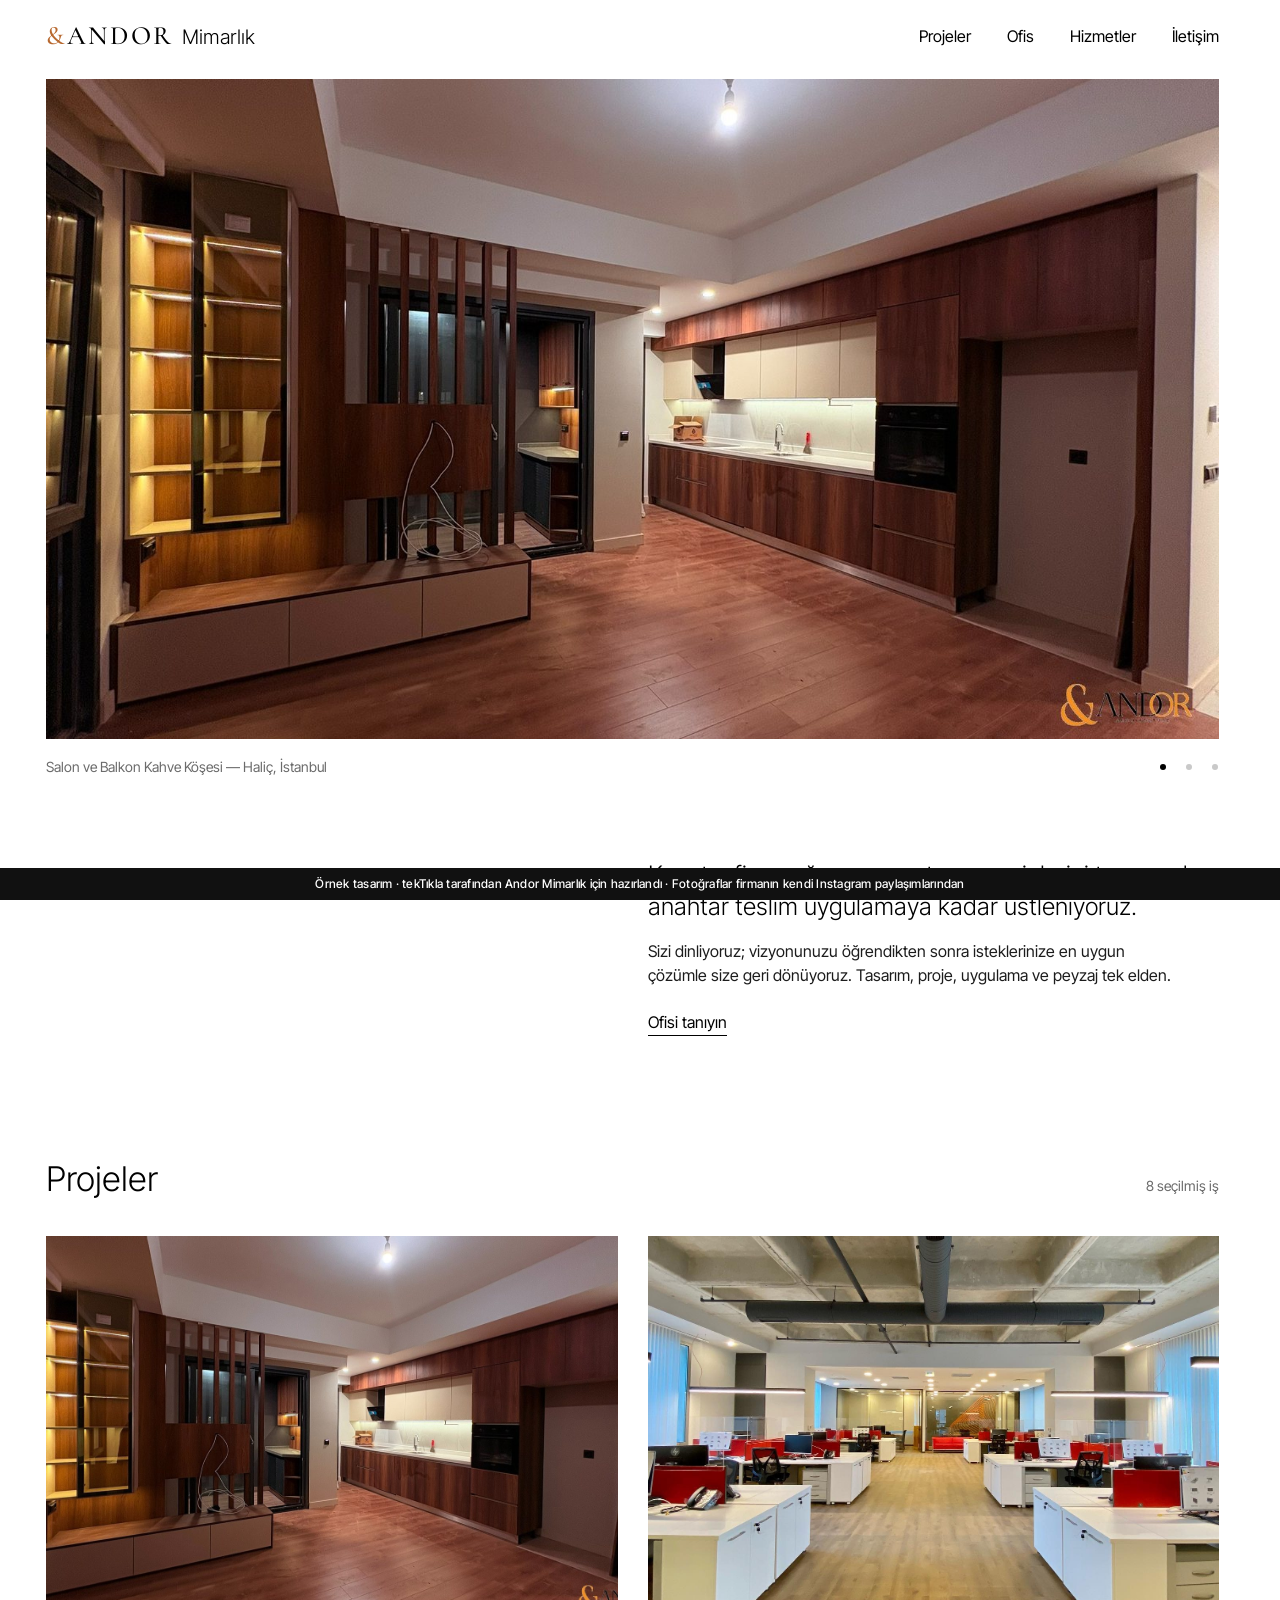
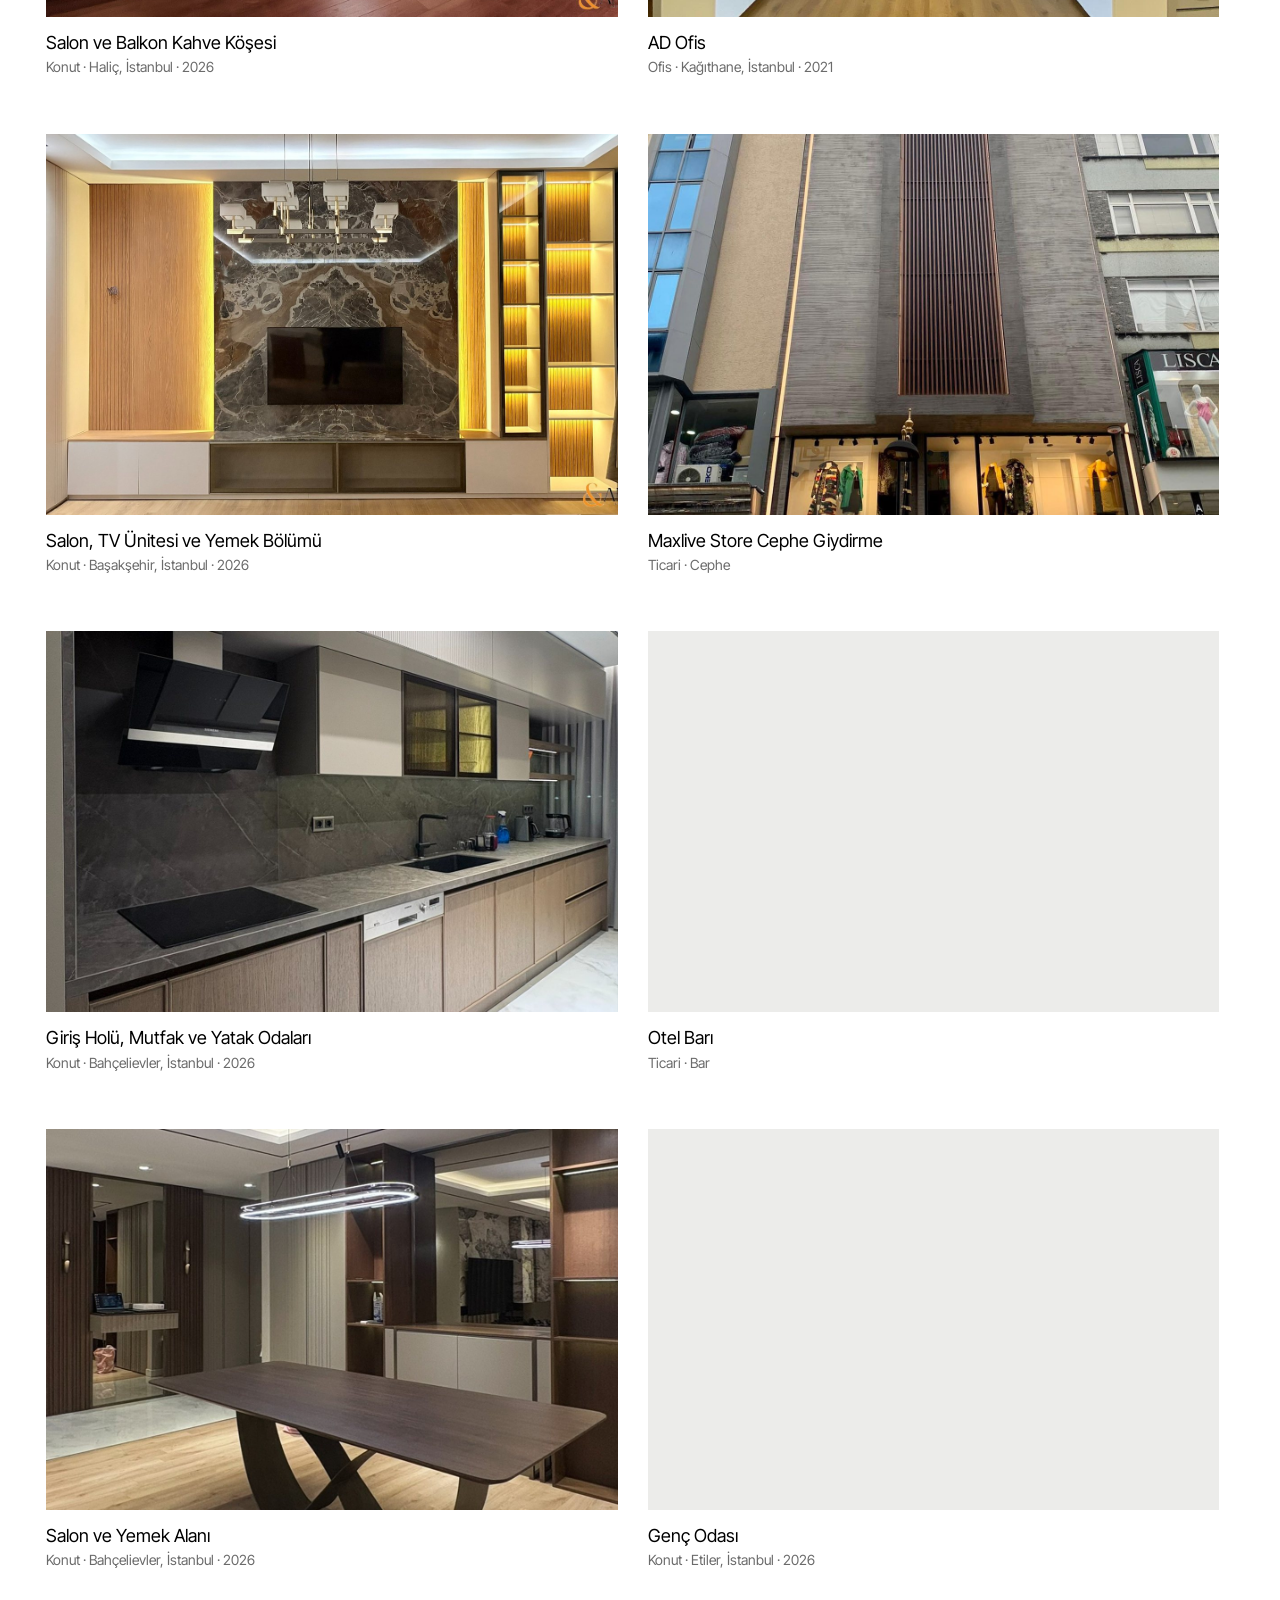
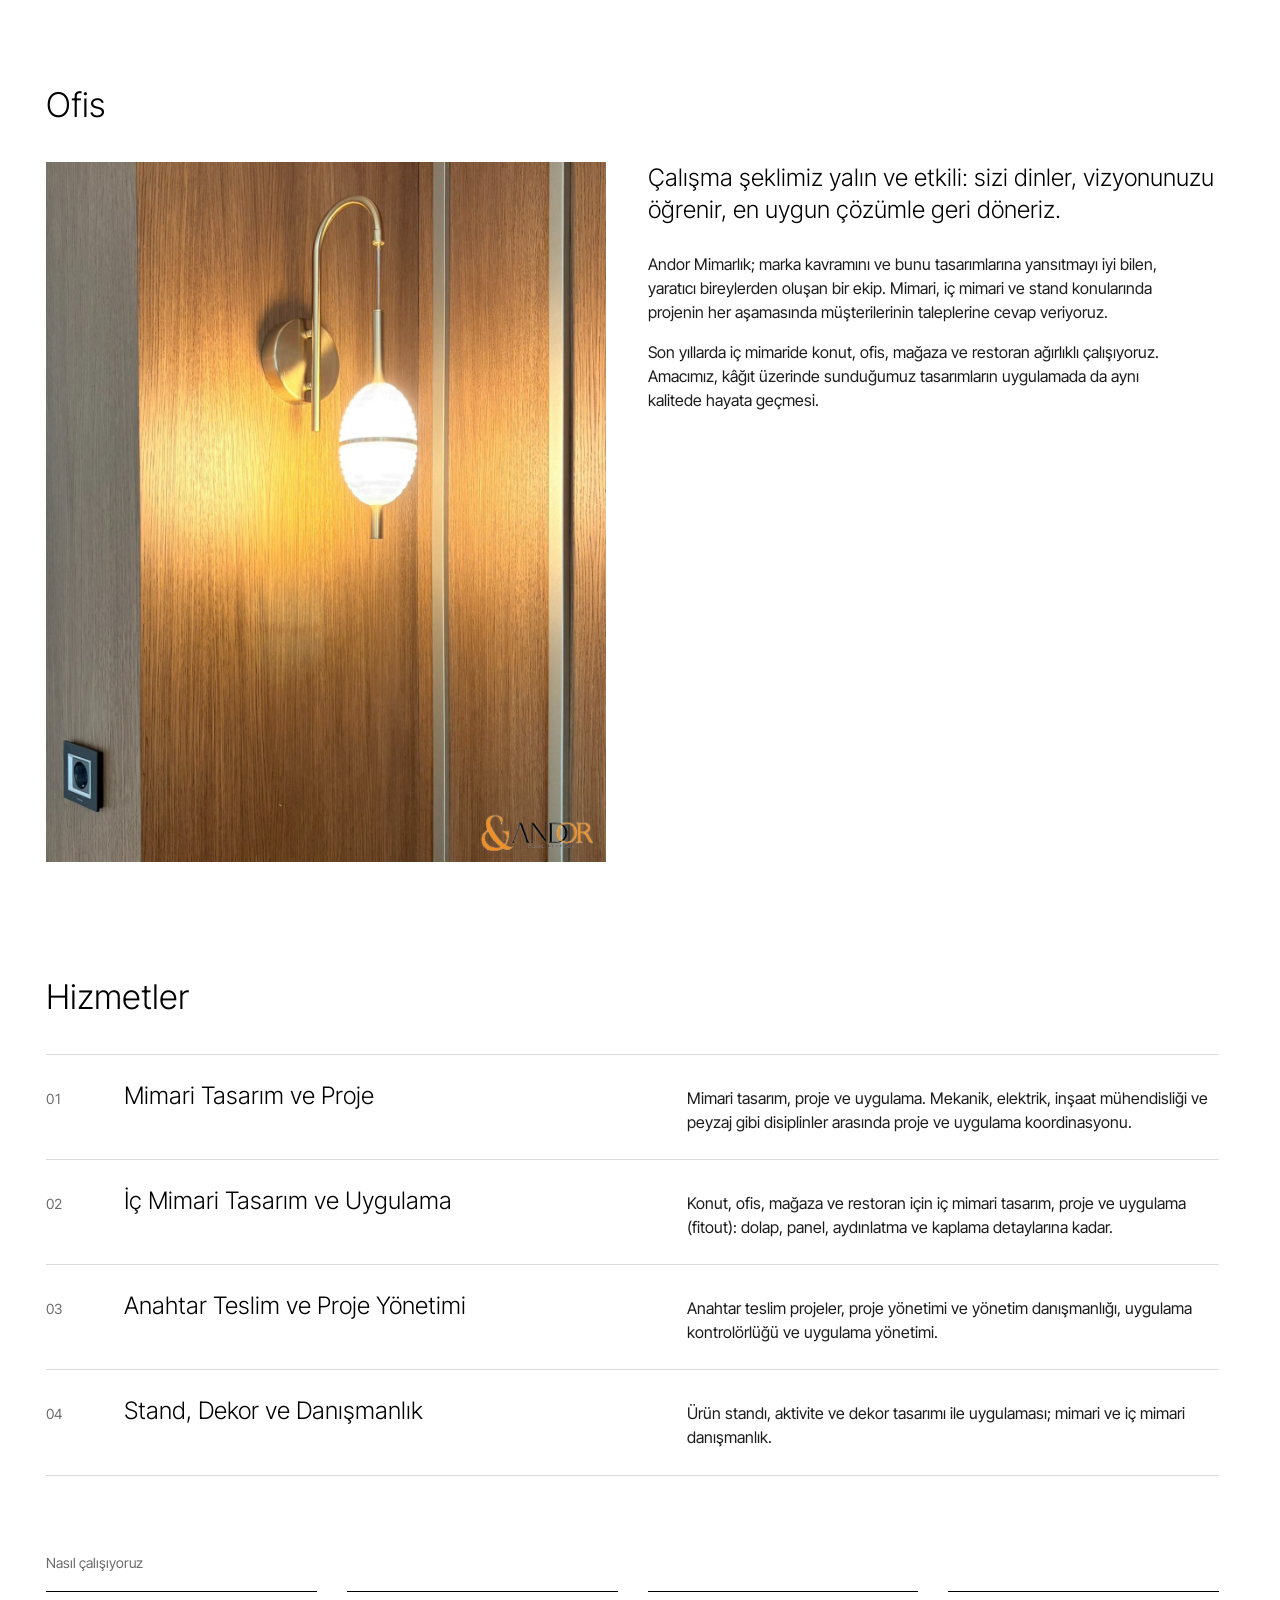
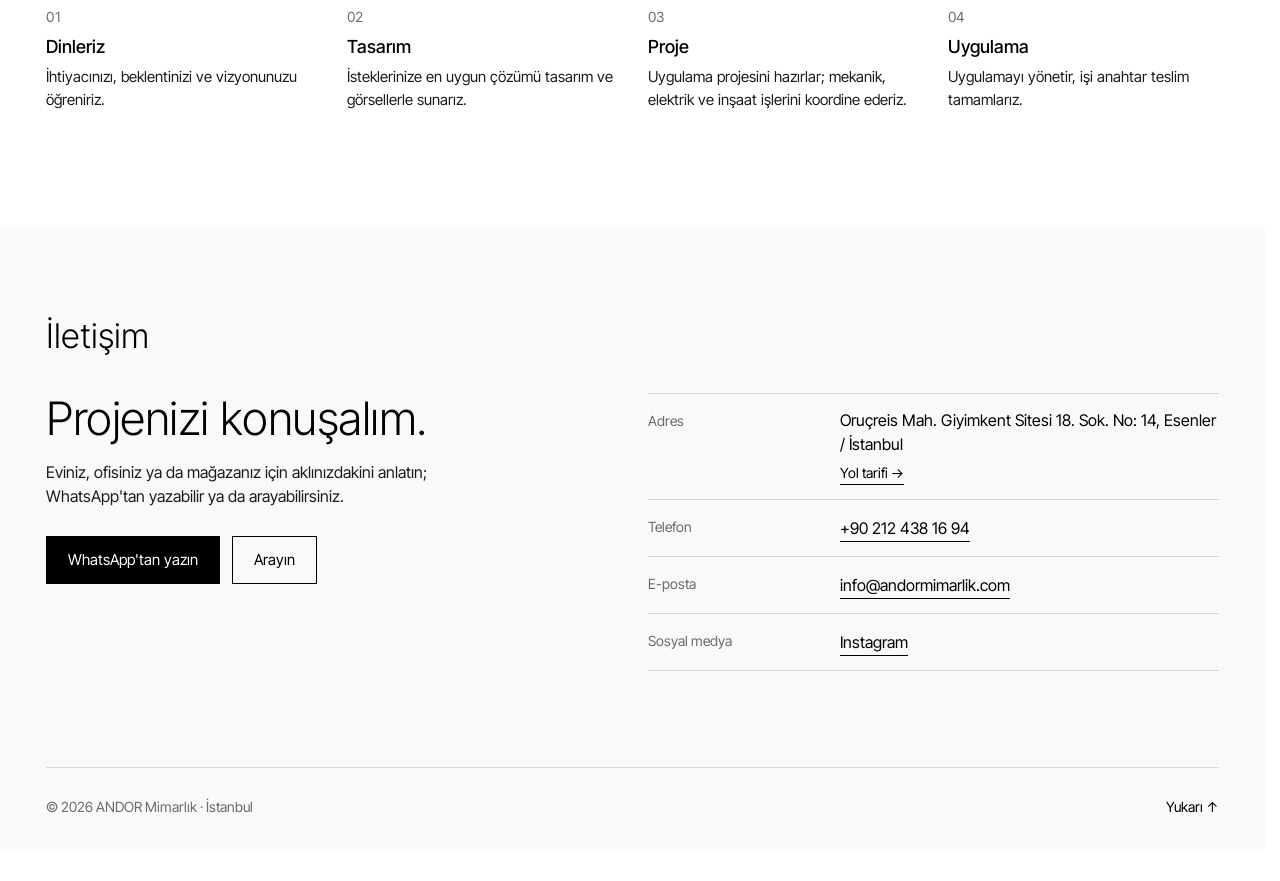
<file: index.html>
<!doctype html>
<html lang="tr">
<head>
<meta charset="utf-8">
<meta name="viewport" content="width=device-width, initial-scale=1">
<!-- Müşteri değişince bu satırları da güncelleyin: WhatsApp ve Google bağlantı önizlemeleri buradan okur -->
<title>ANDOR Mimarlık — İstanbul</title>
<meta name="description" content="Andor Mimarlık; İstanbul'da mimari ve iç mimari tasarım, proje, uygulama (fitout) ve peyzaj hizmeti veren mimarlık ofisi.">
<meta property="og:title" content="ANDOR Mimarlık — İstanbul">
<meta property="og:description" content="Mimari ve iç mimari tasarım, proje, uygulama ve peyzaj. Konut, ofis, mağaza ve restoran.">
<meta property="og:type" content="website">
<meta property="og:image" content="https://ferhattatlisu.github.io/andor-mimarlik/images/og.jpg">
<!-- Örnek tasarım: arama motorlarına kapalı. Gerçek yayında bu satırı silin. -->
<meta name="robots" content="noindex, nofollow">
<meta name="theme-color" content="#ffffff">
<link rel="icon" href="data:image/svg+xml,%3Csvg xmlns='http://www.w3.org/2000/svg' viewBox='0 0 32 32'%3E%3Crect width='32' height='32' rx='4' fill='%23111'/%3E%3Ctext x='16' y='24' font-family='Georgia,serif' font-style='italic' font-size='24' text-anchor='middle' fill='%23b8692f'%3E%26%3C/text%3E%3C/svg%3E">
<link rel="preconnect" href="https://fonts.googleapis.com">
<link rel="preconnect" href="https://fonts.gstatic.com" crossorigin>
<link href="https://fonts.googleapis.com/css2?family=Cormorant+Garamond:wght@500&family=Inter+Tight:wght@300;400;500;600&display=swap" rel="stylesheet">
<link rel="stylesheet" href="css/style.css">
</head>
<body>

<a class="skip" href="#main">İçeriğe geç</a>

<!-- Sayfanın tüm içeriği js/data.js dosyasından üretilir -->
<header class="hd" id="hd"></header>
<main id="main"></main>
<footer class="ft" id="ft"></footer>

<!-- Bir projeye tıklanınca açılan proje sayfası -->
<div class="sheet" id="sheet" role="dialog" aria-modal="true" aria-hidden="true"></div>

<noscript><p style="padding:2rem;font-family:sans-serif">Bu siteyi görüntülemek için tarayıcınızda JavaScript açık olmalıdır.</p></noscript>

<script src="js/data.js"></script>
<script src="js/main.js"></script>
<!-- Örnek tasarım şeridi. Gerçek yayında bu satırı ve js/demo-serit.js dosyasını silin. -->
<script src="js/demo-serit.js"></script>
</body>
</html>
</file>
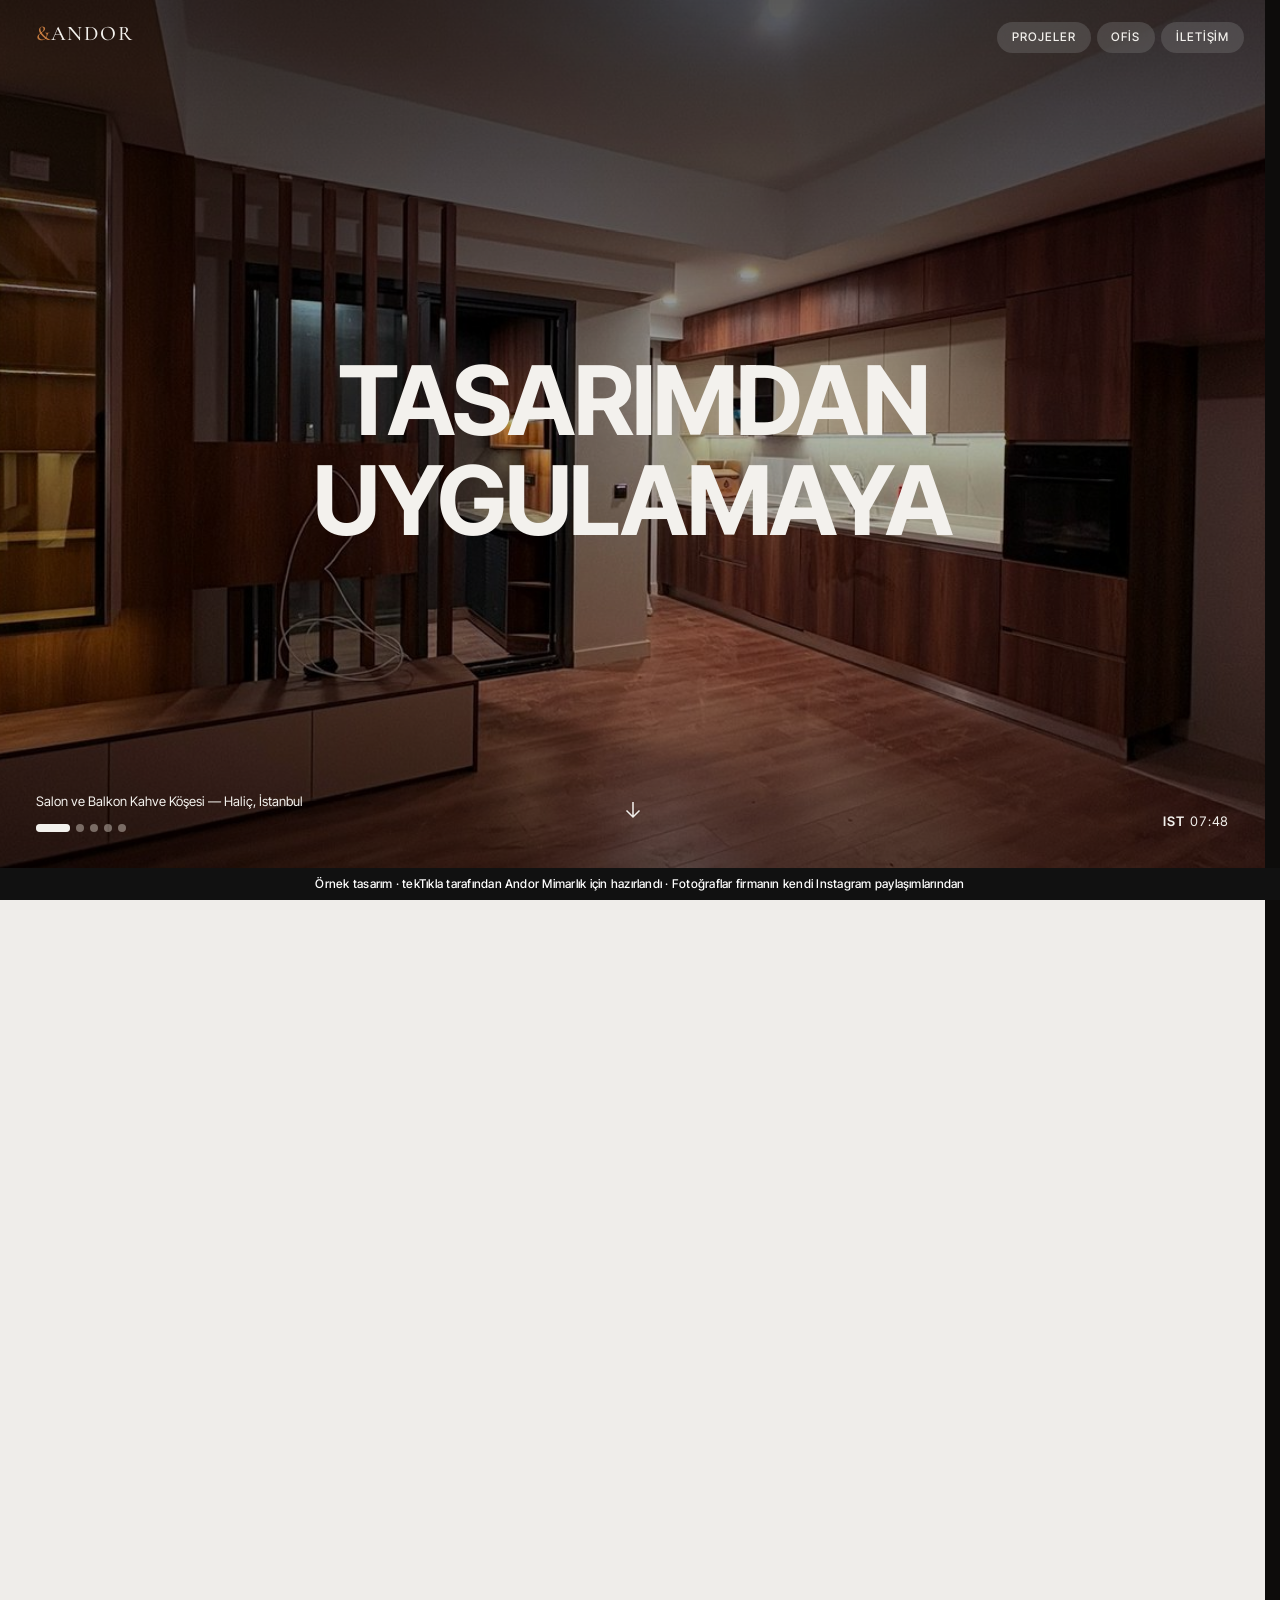
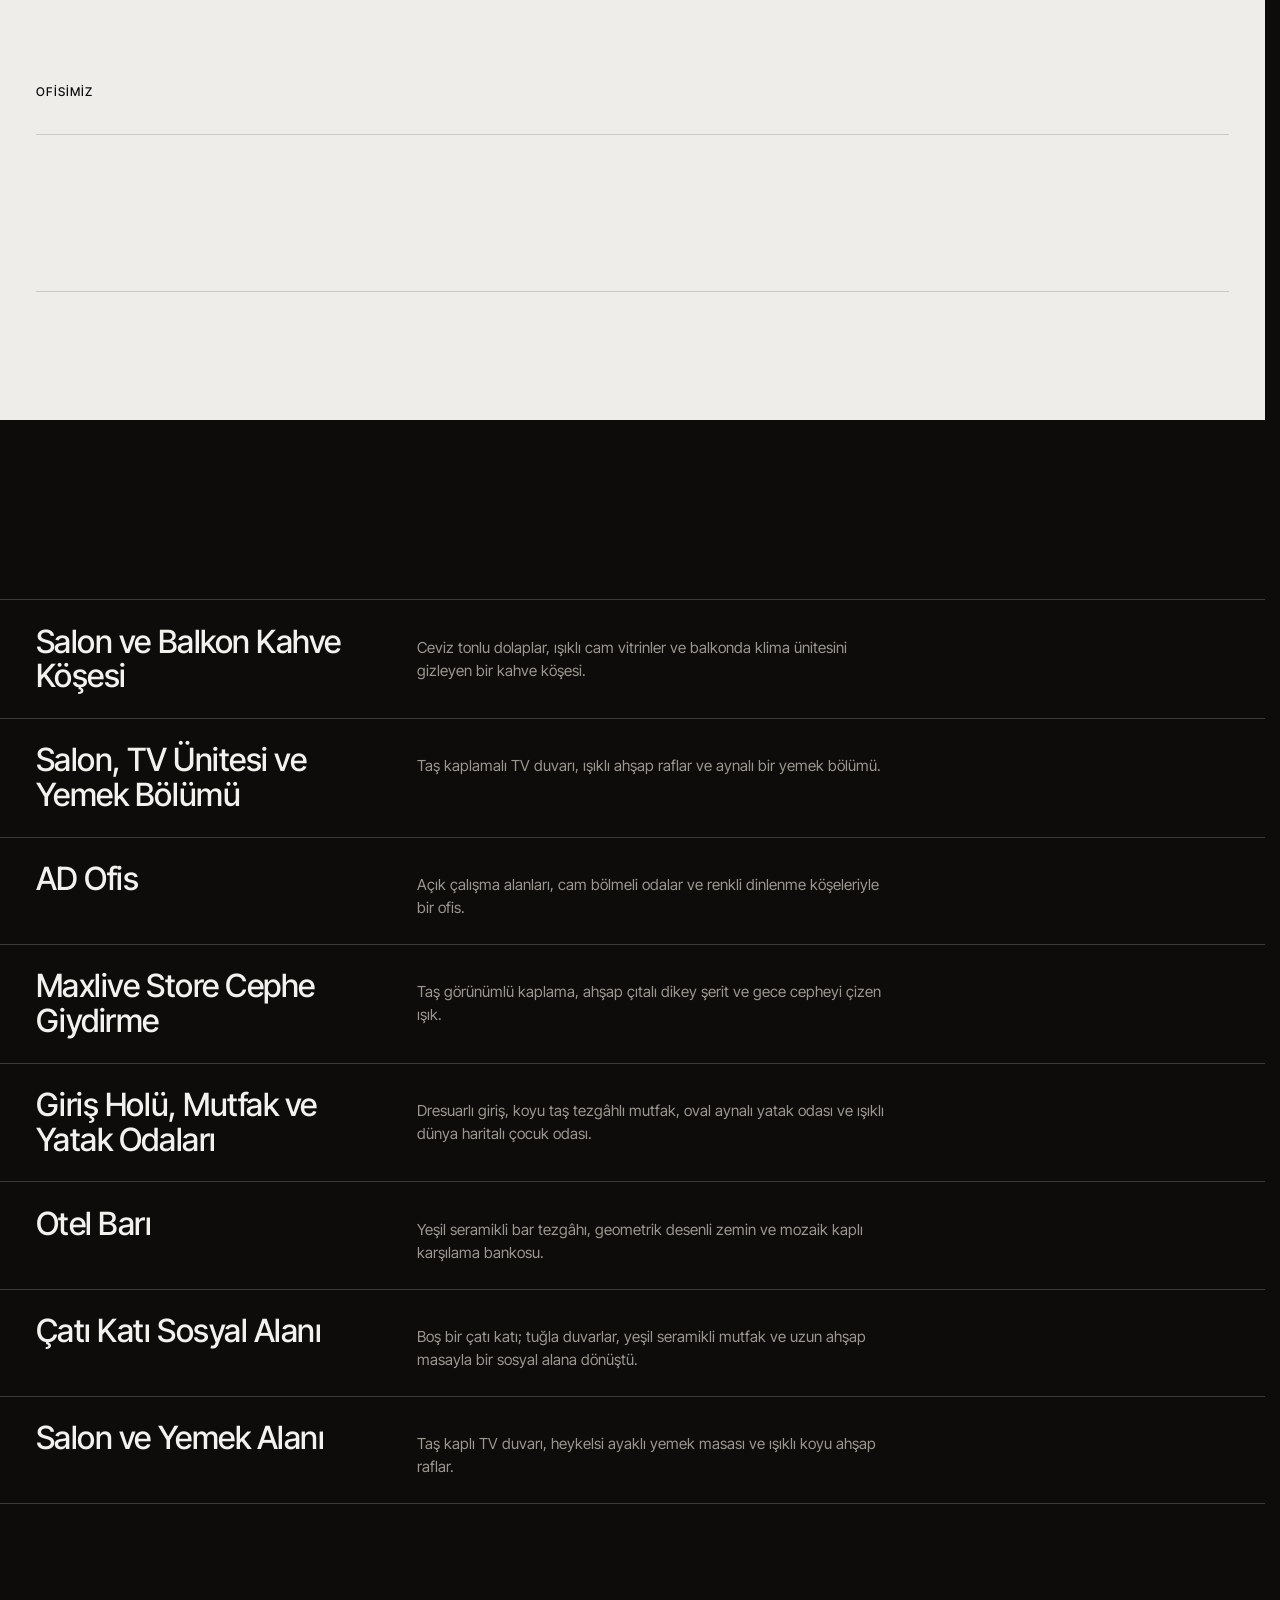
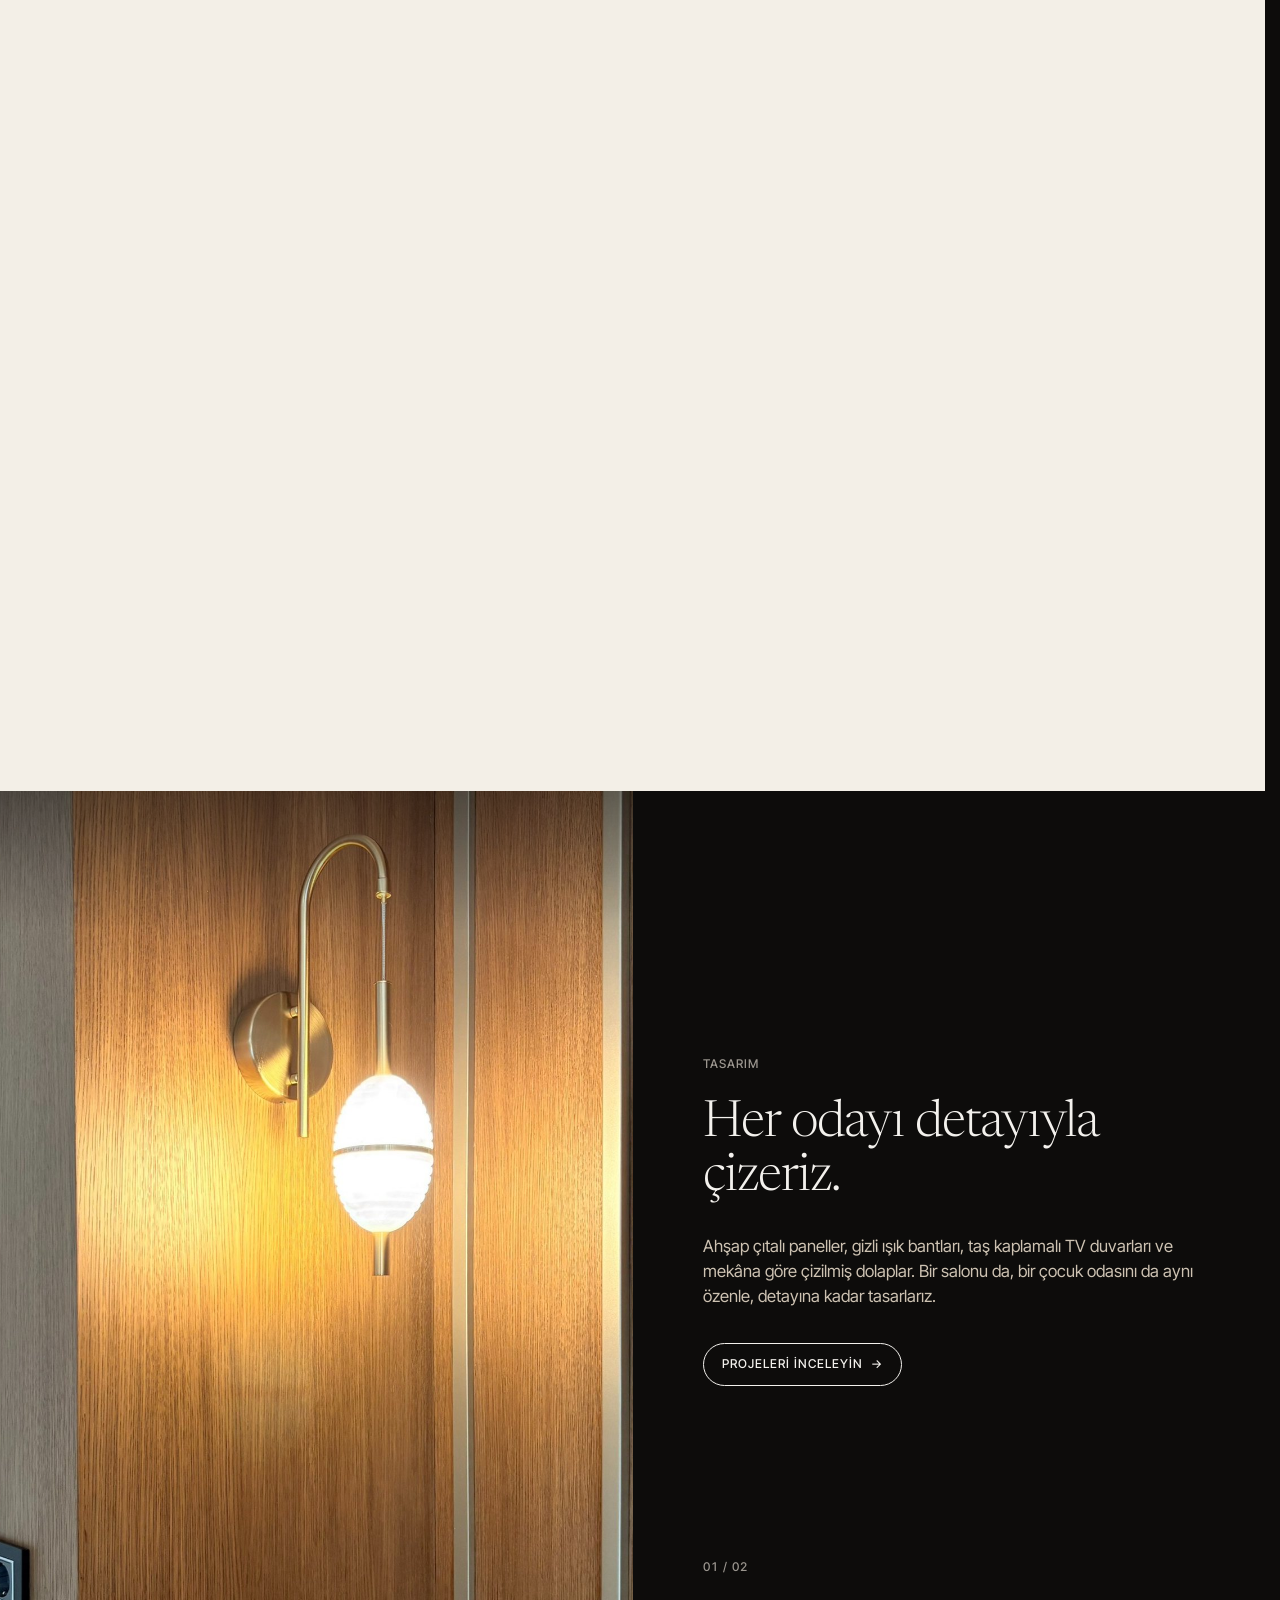
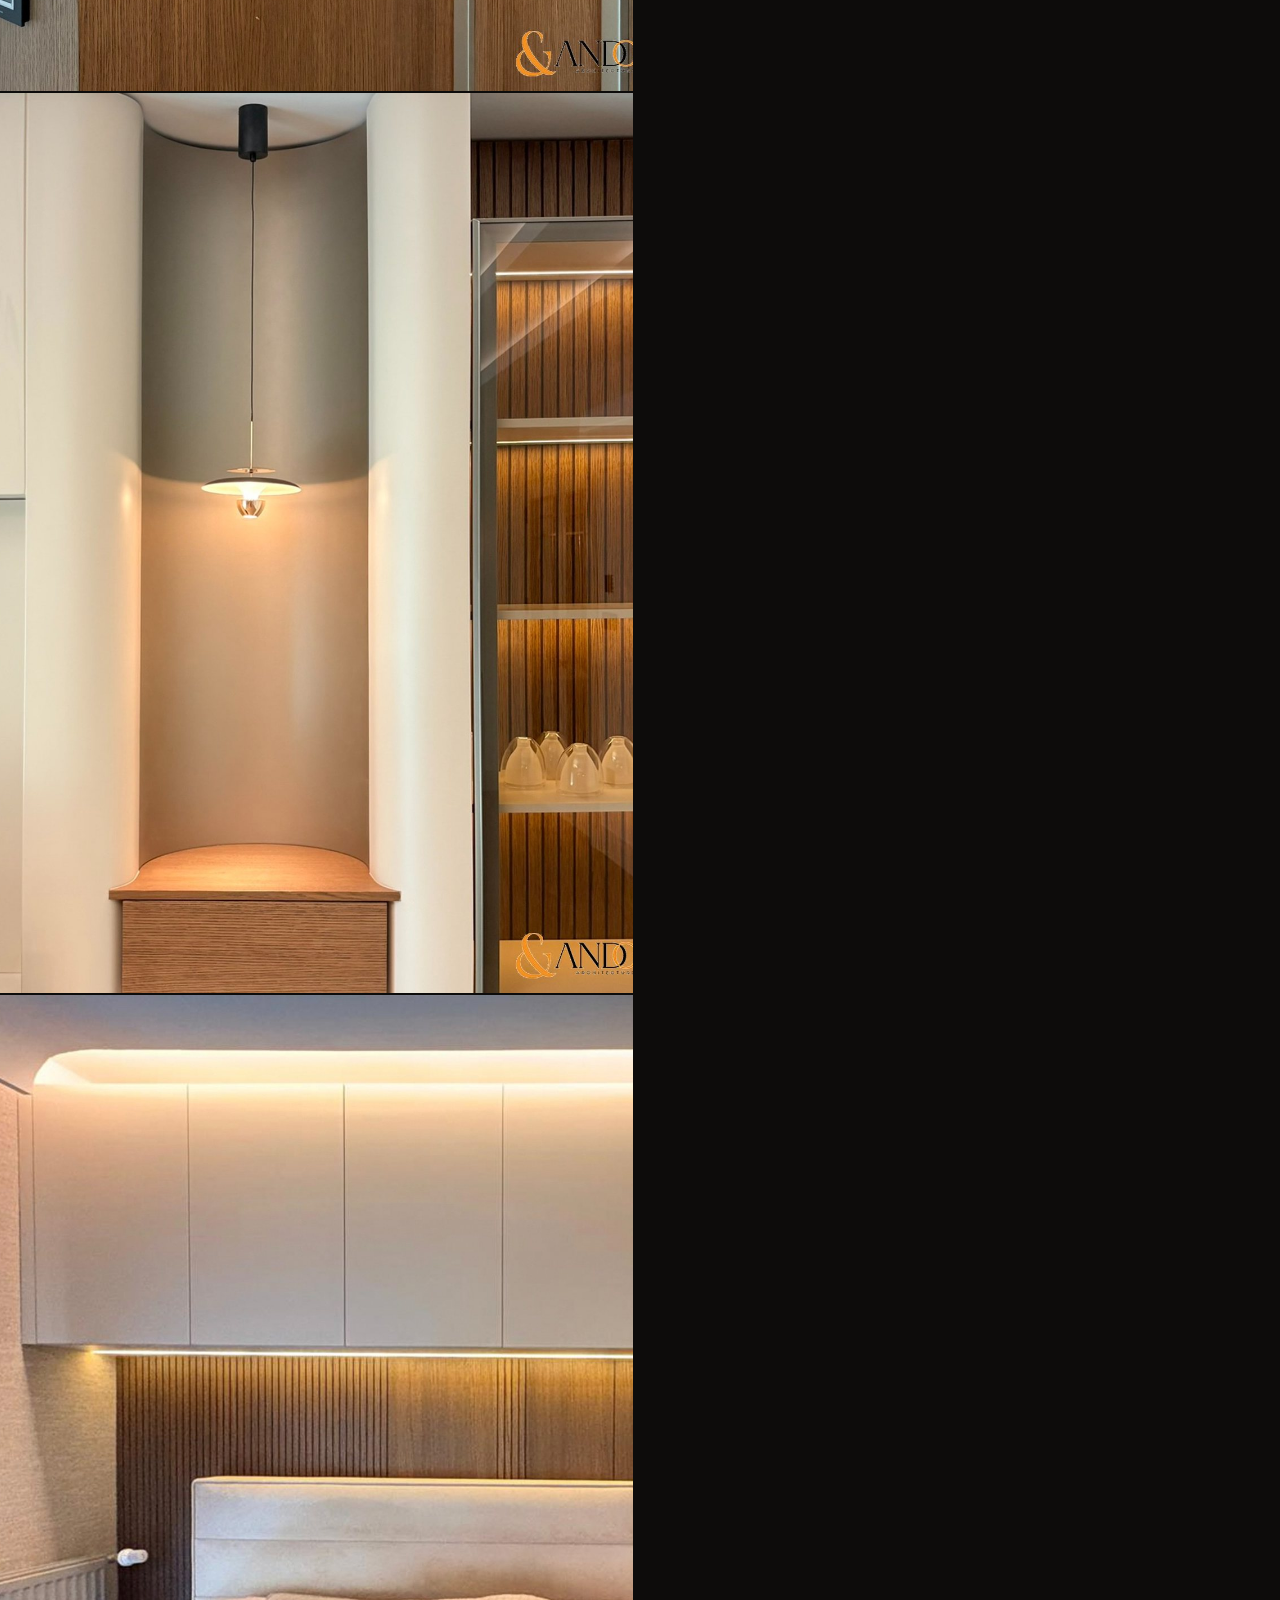
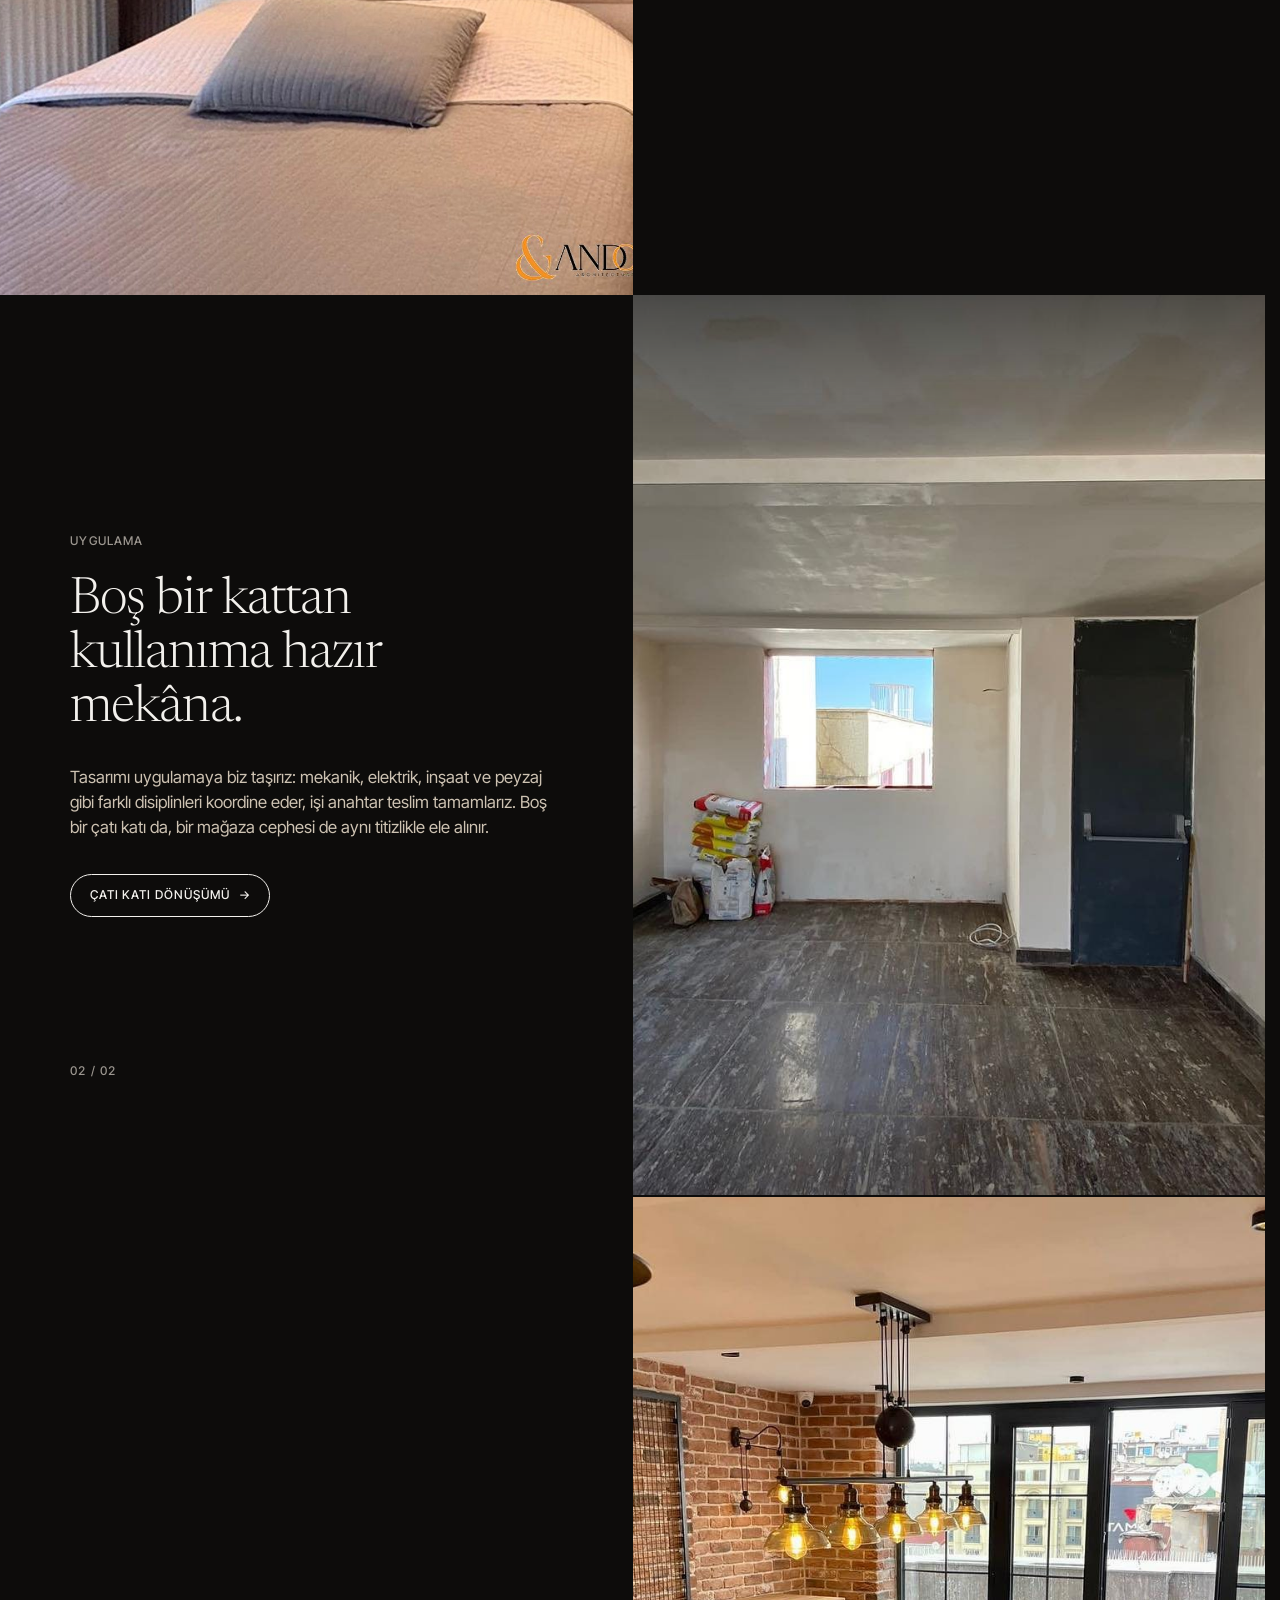
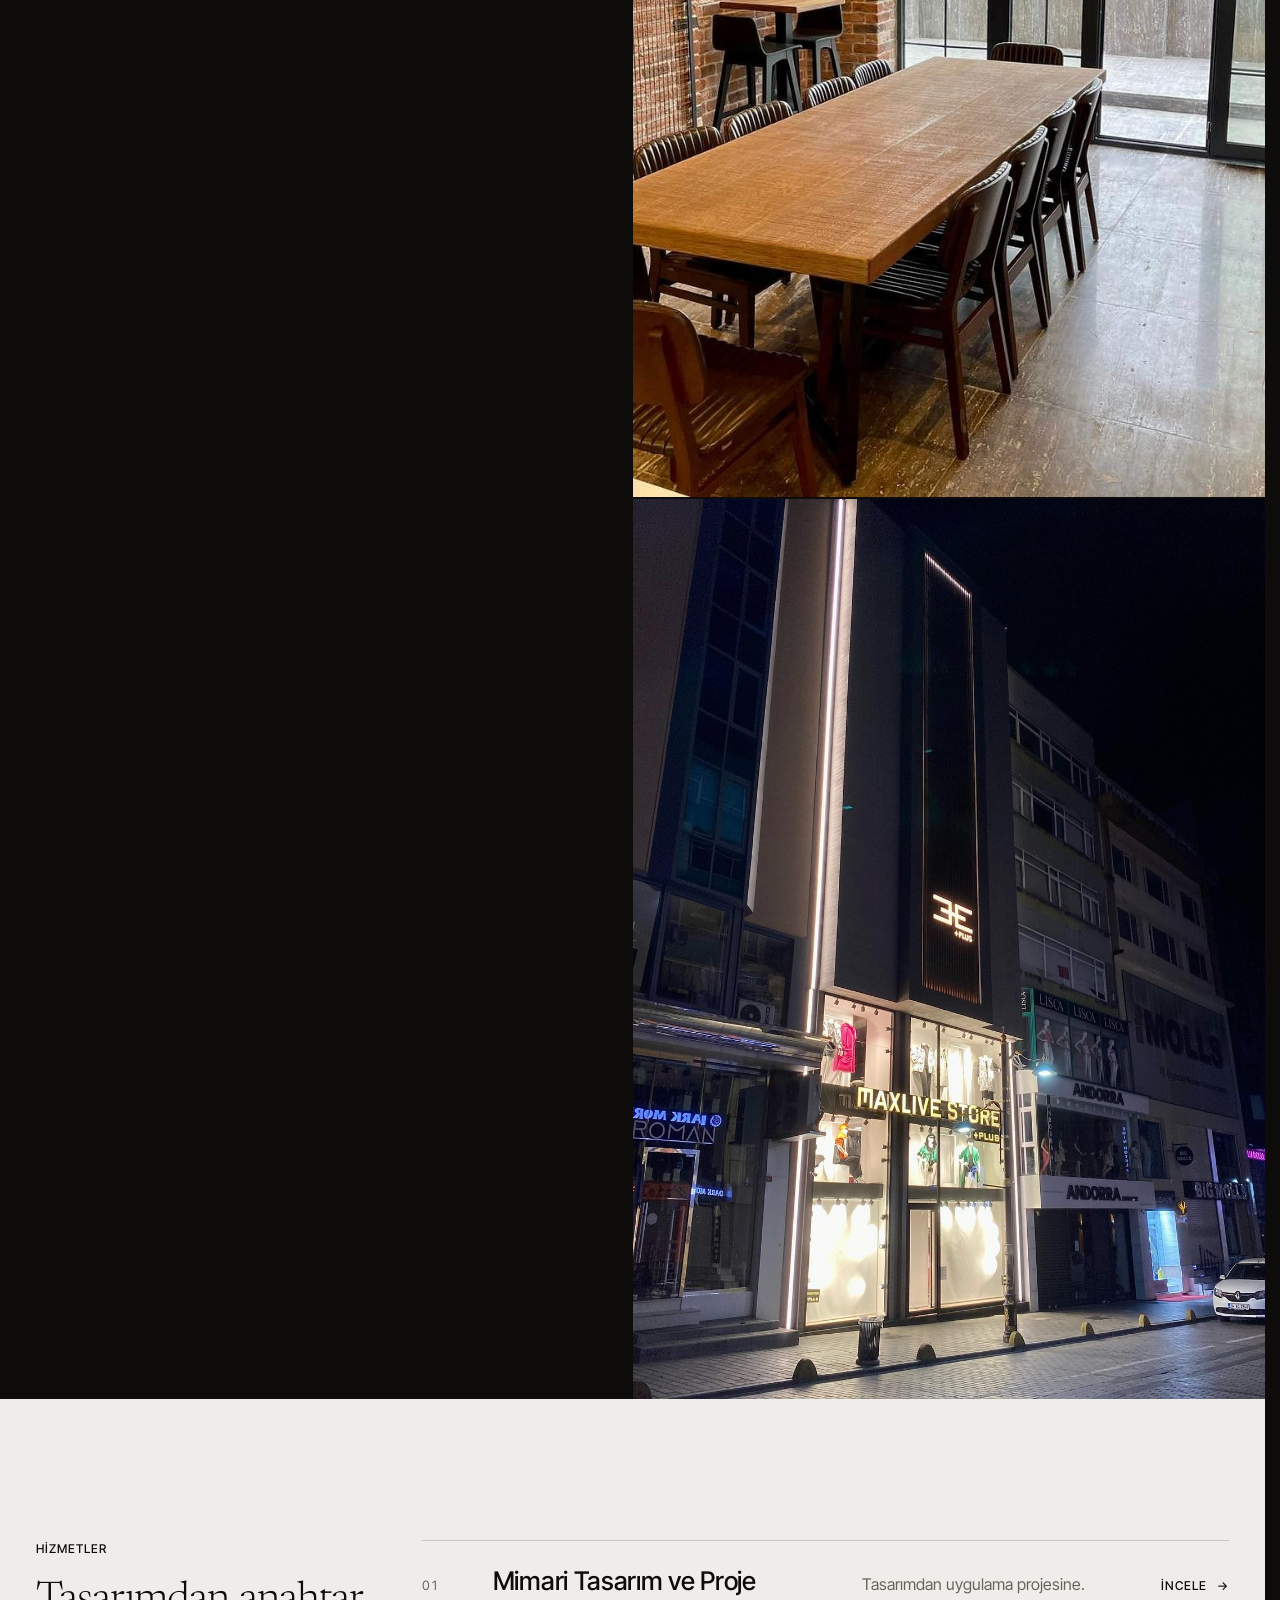
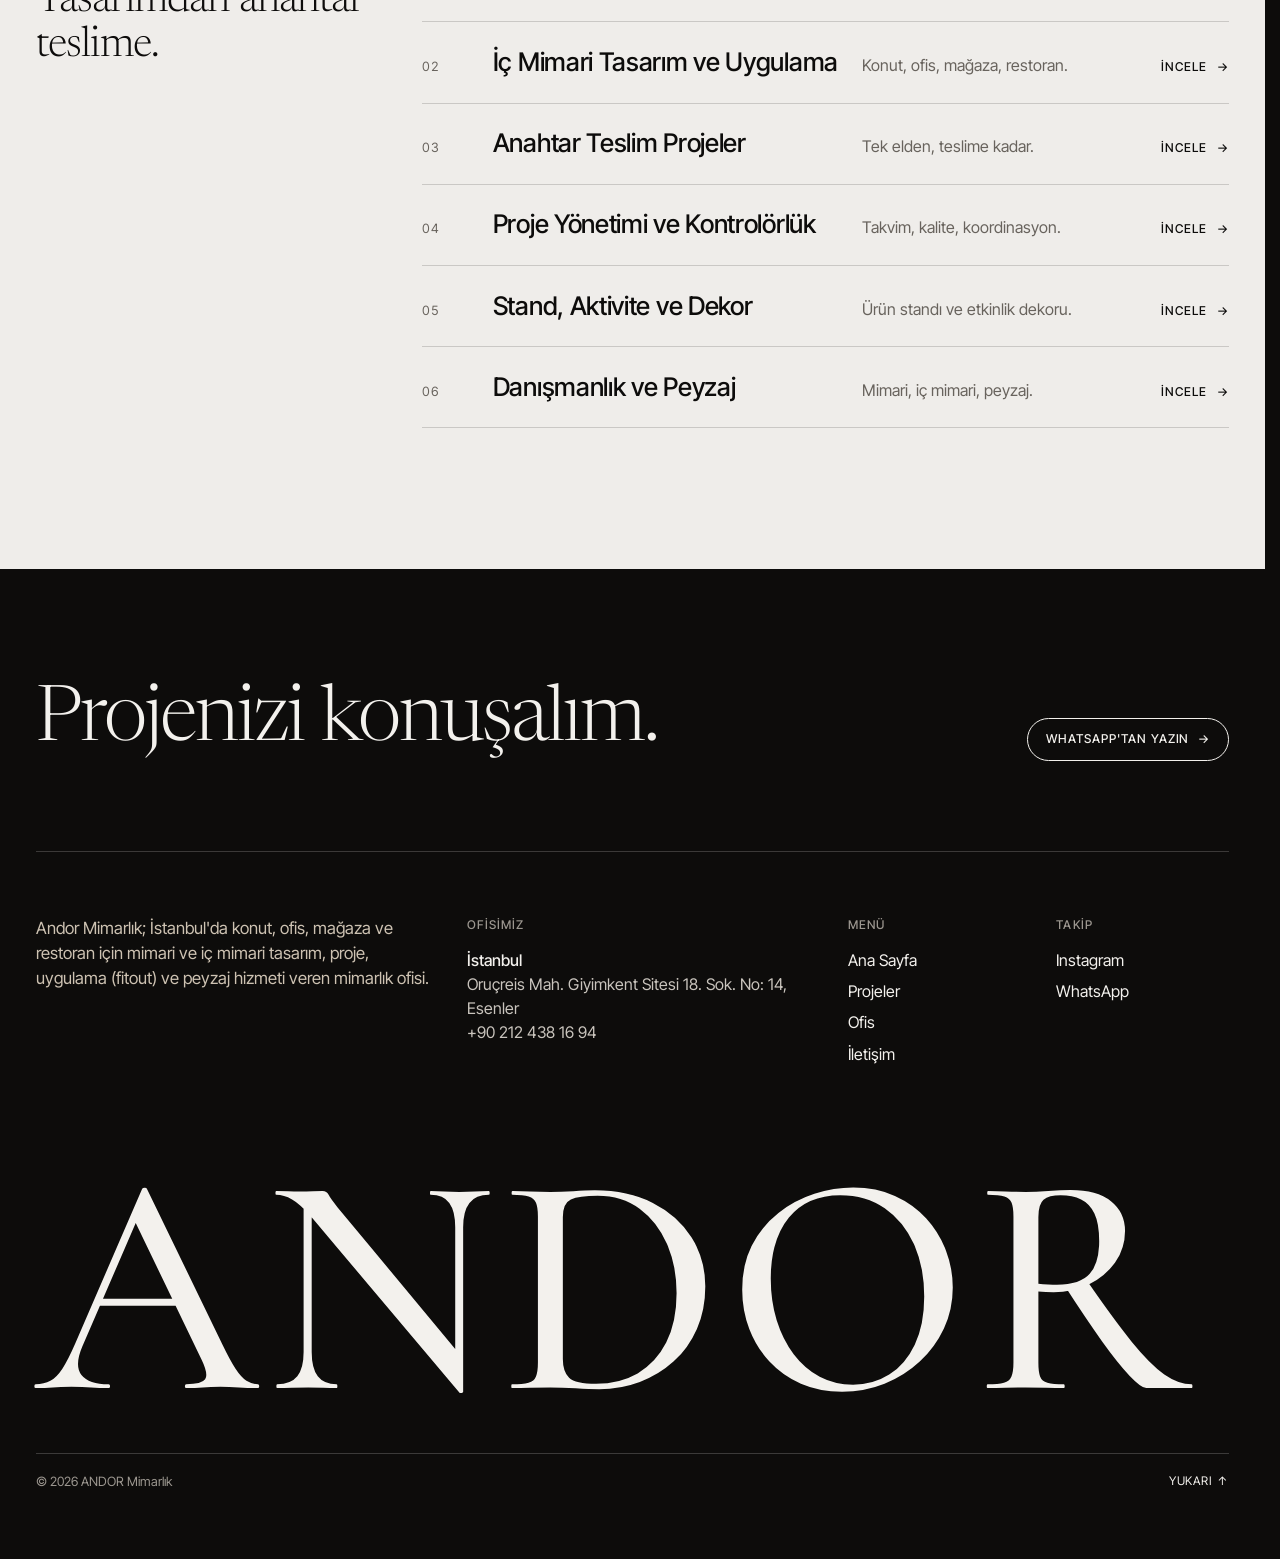
<file: gelismis/index.html>
<!doctype html>
<html lang="tr">
<head>
<meta charset="utf-8">
<meta name="viewport" content="width=device-width, initial-scale=1">
<title>ANDOR Mimarlık — Mimarlık ve İç Mimarlık, İstanbul</title>
<meta name="description" content="Andor Mimarlık; İstanbul'da konut, ofis, mağaza ve restoran için mimari ve iç mimari tasarım, proje, uygulama (fitout) ve peyzaj hizmeti veren mimarlık ofisi.">
<meta property="og:title" content="ANDOR Mimarlık — Mimarlık ve İç Mimarlık, İstanbul">
<meta property="og:description" content="Mimari ve iç mimari tasarım, proje, uygulama ve peyzaj. Konut, ofis, mağaza ve restoran.">
<meta property="og:image" content="https://ferhattatlisu.github.io/andor-mimarlik/gelismis/images/og.jpg">
<meta property="og:type" content="website">
<meta name="robots" content="noindex, nofollow">
<meta name="theme-color" content="#0d0c0b">
<link rel="icon" href="data:image/svg+xml,%3Csvg xmlns='http://www.w3.org/2000/svg' viewBox='0 0 32 32'%3E%3Crect width='32' height='32' rx='4' fill='%23111'/%3E%3Ctext x='16' y='24' font-family='Georgia,serif' font-size='24' text-anchor='middle' fill='%23b8692f'%3E%26%3C/text%3E%3C/svg%3E">
<link rel="preconnect" href="https://fonts.googleapis.com">
<link rel="preconnect" href="https://fonts.gstatic.com" crossorigin>
<link href="https://fonts.googleapis.com/css2?family=Cormorant+Garamond:wght@500&family=Inter+Tight:wght@300;400;500;600;700;800&family=Newsreader:ital,opsz,wght@0,6..72,300;0,6..72,400;1,6..72,300&display=swap" rel="stylesheet">
<link rel="stylesheet" href="css/style.css">
<script src="js/boot.js"></script>
</head>
<body data-page="home">

<!-- Açılış ekranı: siyah zeminde büyük marka yazısı; site yüklendikçe küçülür ve logonun yerine oturur -->
<div class="preloader" aria-hidden="true">
  <div class="preloader-bg"></div>
  <div class="preloader-mark"><span class="logo-a"></span></div>
</div>

<!-- Sayfanın tüm içeriği js/data.js dosyasından üretilir -->
<div class="page" id="page"><main id="main"></main></div>

<!-- Sayfa geçişinde sağdan giren panel -->
<div class="tpanel" aria-hidden="true"></div>

<noscript><p style="padding:2rem;font-family:sans-serif">Bu siteyi görüntülemek için tarayıcınızda JavaScript açık olmalıdır.</p></noscript>

<script src="js/data.js"></script>
<script src="js/main.js"></script>
<script src="js/demo-serit.js"></script>
</body>
</html>
</file>
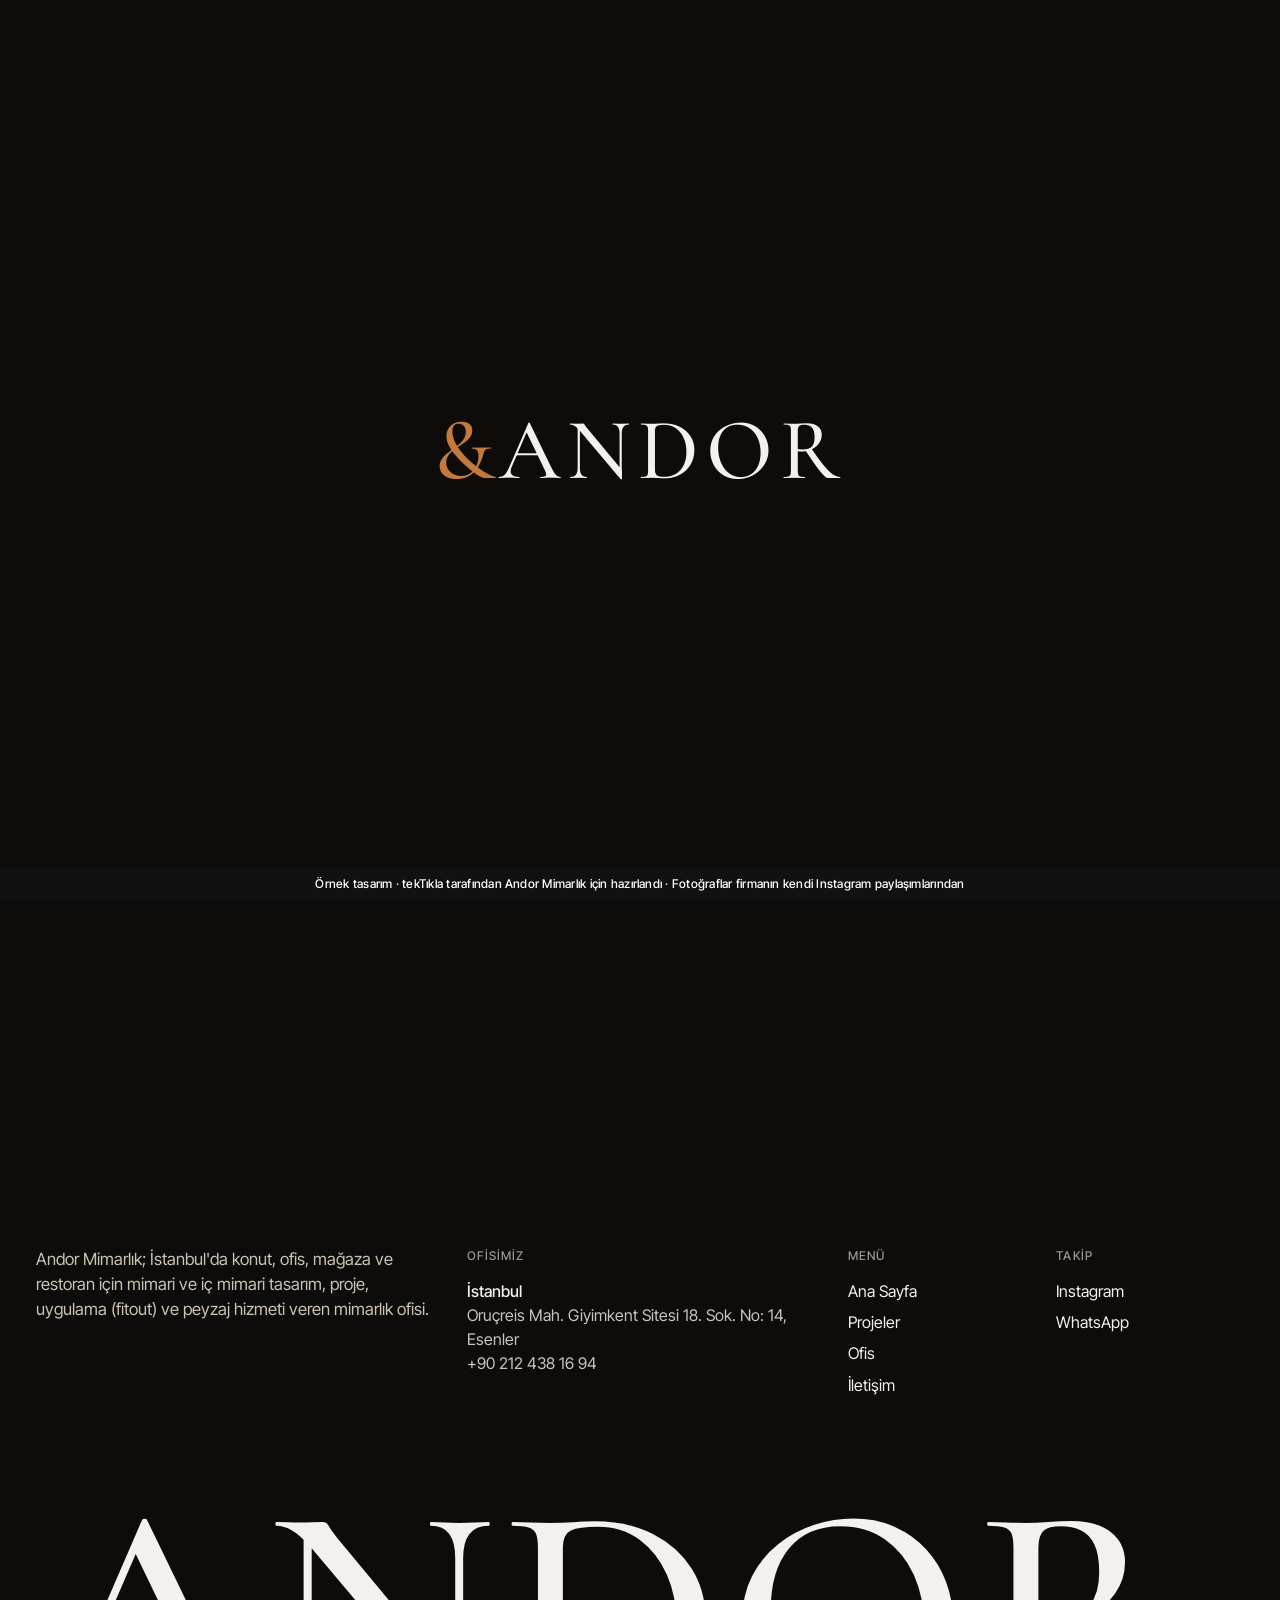
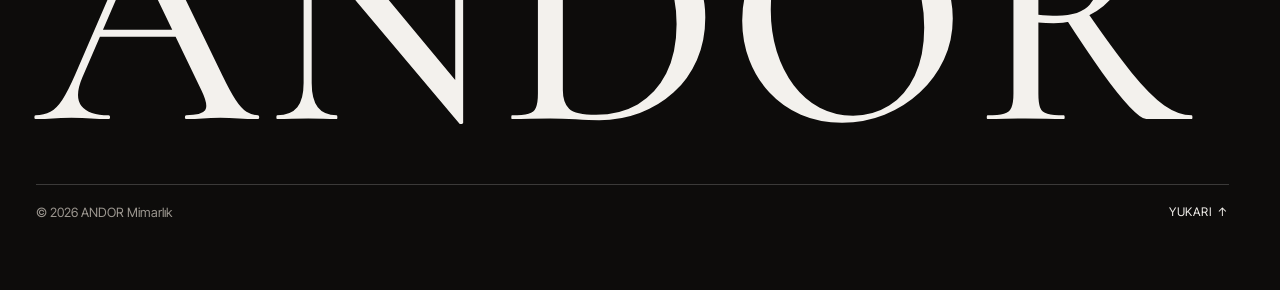
<file: gelismis/proje.html>
<!doctype html>
<html lang="tr">
<head>
<meta charset="utf-8">
<meta name="viewport" content="width=device-width, initial-scale=1">
<title>ANDOR Mimarlık — Mimarlık ve İç Mimarlık, İstanbul</title>
<meta name="description" content="Andor Mimarlık; İstanbul'da konut, ofis, mağaza ve restoran için mimari ve iç mimari tasarım, proje, uygulama (fitout) ve peyzaj hizmeti veren mimarlık ofisi.">
<meta property="og:title" content="ANDOR Mimarlık — Mimarlık ve İç Mimarlık, İstanbul">
<meta property="og:description" content="Mimari ve iç mimari tasarım, proje, uygulama ve peyzaj. Konut, ofis, mağaza ve restoran.">
<meta property="og:image" content="https://ferhattatlisu.github.io/andor-mimarlik/gelismis/images/og.jpg">
<meta property="og:type" content="website">
<meta name="robots" content="noindex, nofollow">
<meta name="theme-color" content="#0d0c0b">
<link rel="icon" href="data:image/svg+xml,%3Csvg xmlns='http://www.w3.org/2000/svg' viewBox='0 0 32 32'%3E%3Crect width='32' height='32' rx='4' fill='%23111'/%3E%3Ctext x='16' y='24' font-family='Georgia,serif' font-size='24' text-anchor='middle' fill='%23b8692f'%3E%26%3C/text%3E%3C/svg%3E">
<link rel="preconnect" href="https://fonts.googleapis.com">
<link rel="preconnect" href="https://fonts.gstatic.com" crossorigin>
<link href="https://fonts.googleapis.com/css2?family=Cormorant+Garamond:wght@500&family=Inter+Tight:wght@300;400;500;600;700;800&family=Newsreader:ital,opsz,wght@0,6..72,300;0,6..72,400;1,6..72,300&display=swap" rel="stylesheet">
<link rel="stylesheet" href="css/style.css">
<script src="js/boot.js"></script>
</head>
<body data-page="project">

<!-- Açılış ekranı: siyah zeminde büyük marka yazısı; site yüklendikçe küçülür ve logonun yerine oturur -->
<div class="preloader" aria-hidden="true">
  <div class="preloader-bg"></div>
  <div class="preloader-mark"><span class="logo-a"></span></div>
</div>

<!-- Sayfanın tüm içeriği js/data.js dosyasından üretilir -->
<div class="page" id="page"><main id="main"></main></div>

<!-- Sayfa geçişinde sağdan giren panel -->
<div class="tpanel" aria-hidden="true"></div>

<noscript><p style="padding:2rem;font-family:sans-serif">Bu siteyi görüntülemek için tarayıcınızda JavaScript açık olmalıdır.</p></noscript>

<script src="js/data.js"></script>
<script src="js/main.js"></script>
<script src="js/demo-serit.js"></script>
</body>
</html>
</file>
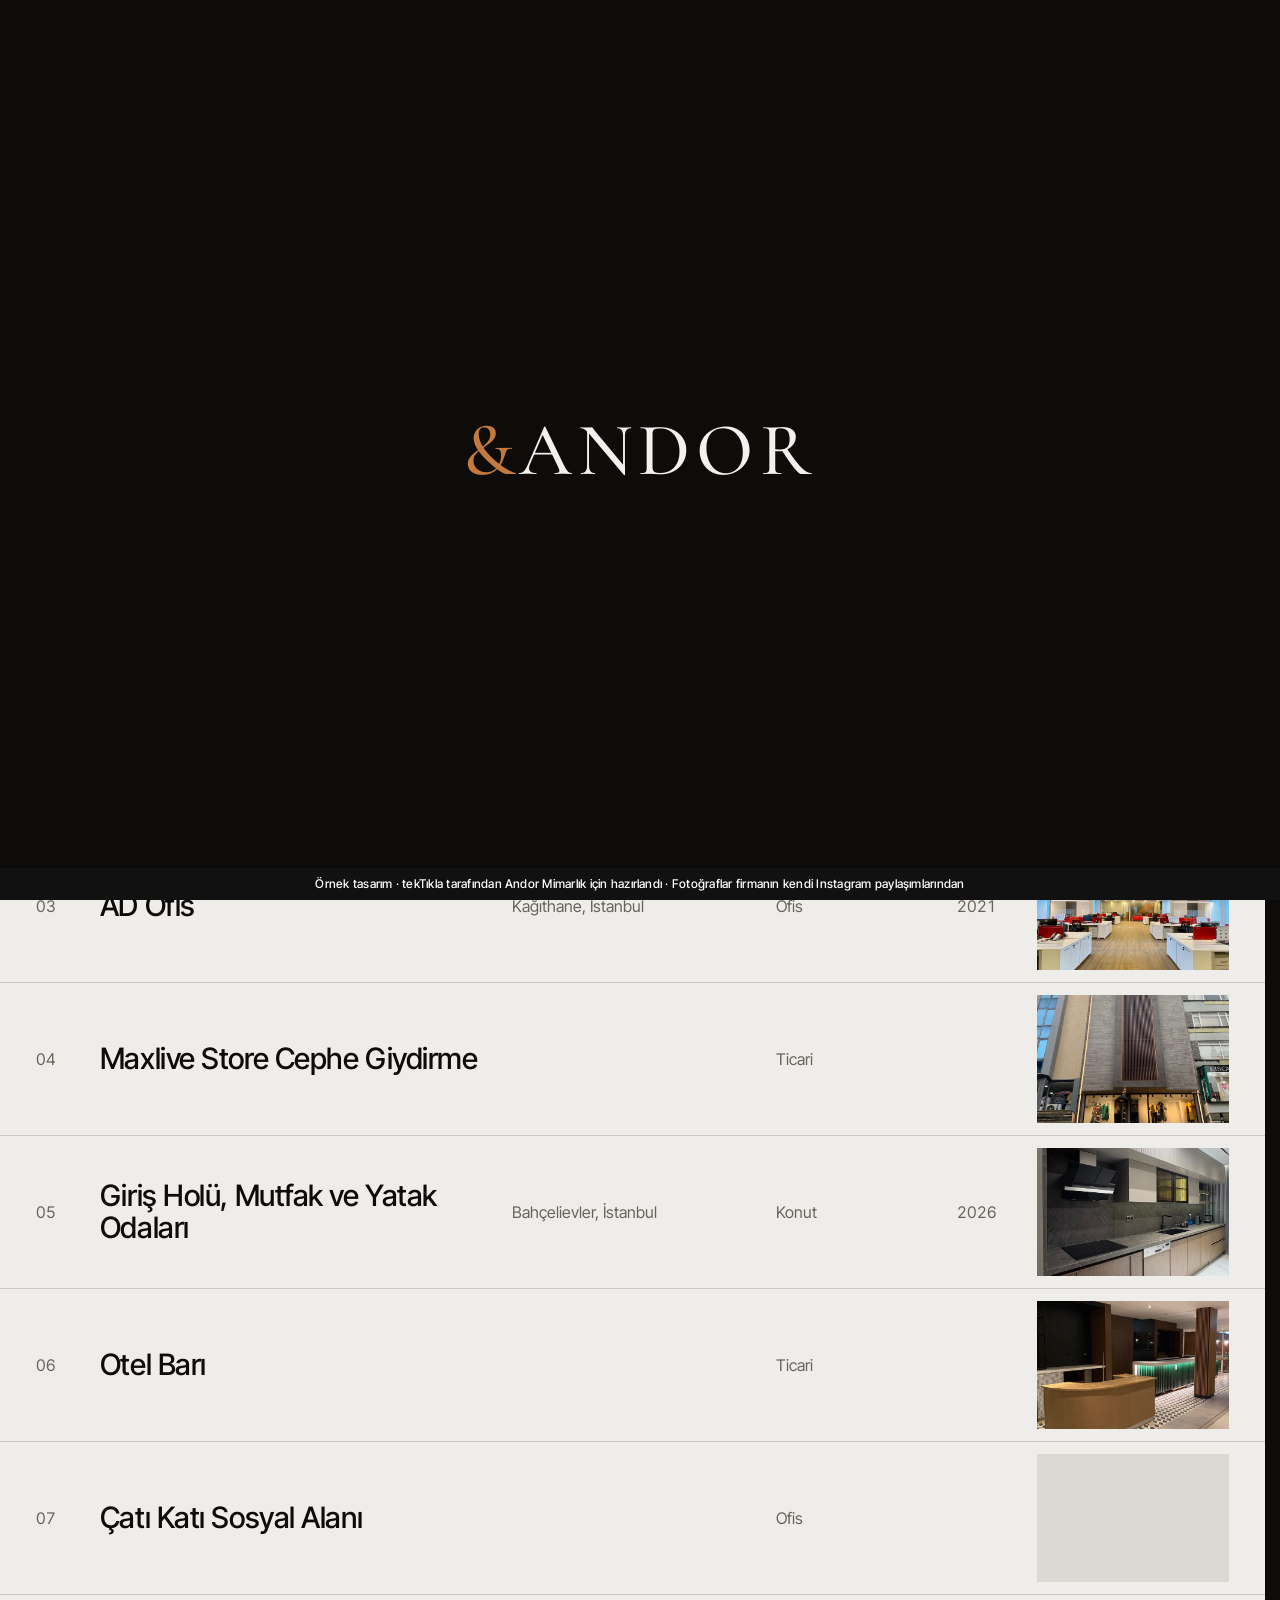
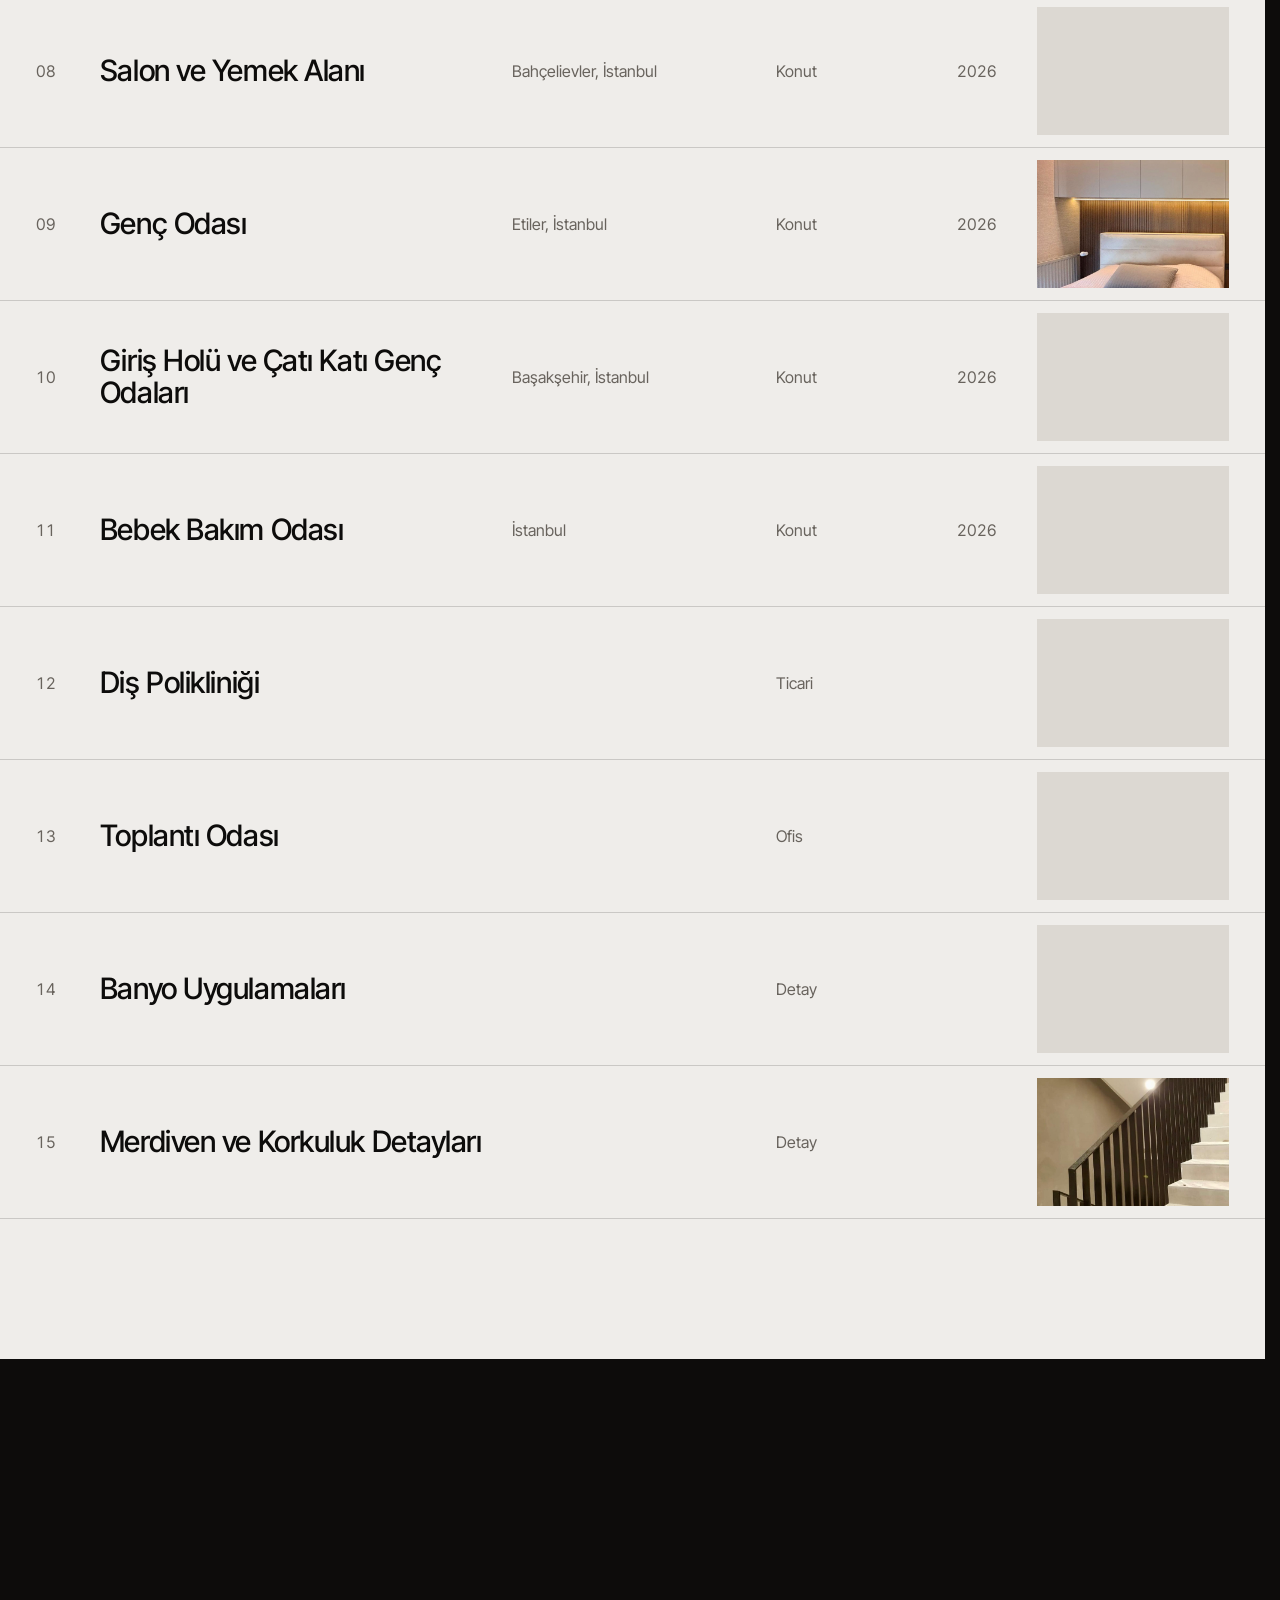
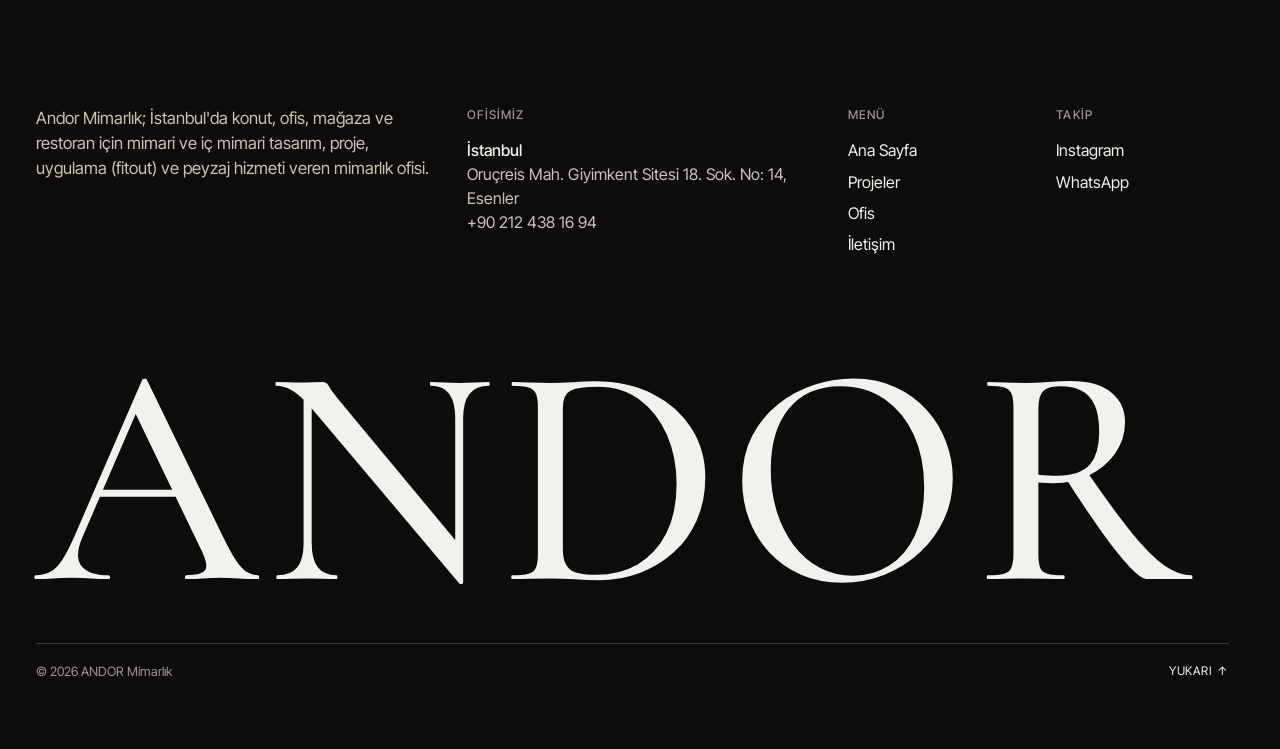
<file: gelismis/projeler.html>
<!doctype html>
<html lang="tr">
<head>
<meta charset="utf-8">
<meta name="viewport" content="width=device-width, initial-scale=1">
<title>ANDOR Mimarlık — Mimarlık ve İç Mimarlık, İstanbul</title>
<meta name="description" content="Andor Mimarlık; İstanbul'da konut, ofis, mağaza ve restoran için mimari ve iç mimari tasarım, proje, uygulama (fitout) ve peyzaj hizmeti veren mimarlık ofisi.">
<meta property="og:title" content="ANDOR Mimarlık — Mimarlık ve İç Mimarlık, İstanbul">
<meta property="og:description" content="Mimari ve iç mimari tasarım, proje, uygulama ve peyzaj. Konut, ofis, mağaza ve restoran.">
<meta property="og:image" content="https://ferhattatlisu.github.io/andor-mimarlik/gelismis/images/og.jpg">
<meta property="og:type" content="website">
<meta name="robots" content="noindex, nofollow">
<meta name="theme-color" content="#0d0c0b">
<link rel="icon" href="data:image/svg+xml,%3Csvg xmlns='http://www.w3.org/2000/svg' viewBox='0 0 32 32'%3E%3Crect width='32' height='32' rx='4' fill='%23111'/%3E%3Ctext x='16' y='24' font-family='Georgia,serif' font-size='24' text-anchor='middle' fill='%23b8692f'%3E%26%3C/text%3E%3C/svg%3E">
<link rel="preconnect" href="https://fonts.googleapis.com">
<link rel="preconnect" href="https://fonts.gstatic.com" crossorigin>
<link href="https://fonts.googleapis.com/css2?family=Cormorant+Garamond:wght@500&family=Inter+Tight:wght@300;400;500;600;700;800&family=Newsreader:ital,opsz,wght@0,6..72,300;0,6..72,400;1,6..72,300&display=swap" rel="stylesheet">
<link rel="stylesheet" href="css/style.css">
<script src="js/boot.js"></script>
</head>
<body data-page="projects">

<!-- Açılış ekranı: siyah zeminde büyük marka yazısı; site yüklendikçe küçülür ve logonun yerine oturur -->
<div class="preloader" aria-hidden="true">
  <div class="preloader-bg"></div>
  <div class="preloader-mark"><span class="logo-a"></span></div>
</div>

<!-- Sayfanın tüm içeriği js/data.js dosyasından üretilir -->
<div class="page" id="page"><main id="main"></main></div>

<!-- Sayfa geçişinde sağdan giren panel -->
<div class="tpanel" aria-hidden="true"></div>

<noscript><p style="padding:2rem;font-family:sans-serif">Bu siteyi görüntülemek için tarayıcınızda JavaScript açık olmalıdır.</p></noscript>

<script src="js/data.js"></script>
<script src="js/main.js"></script>
<script src="js/demo-serit.js"></script>
</body>
</html>
</file>
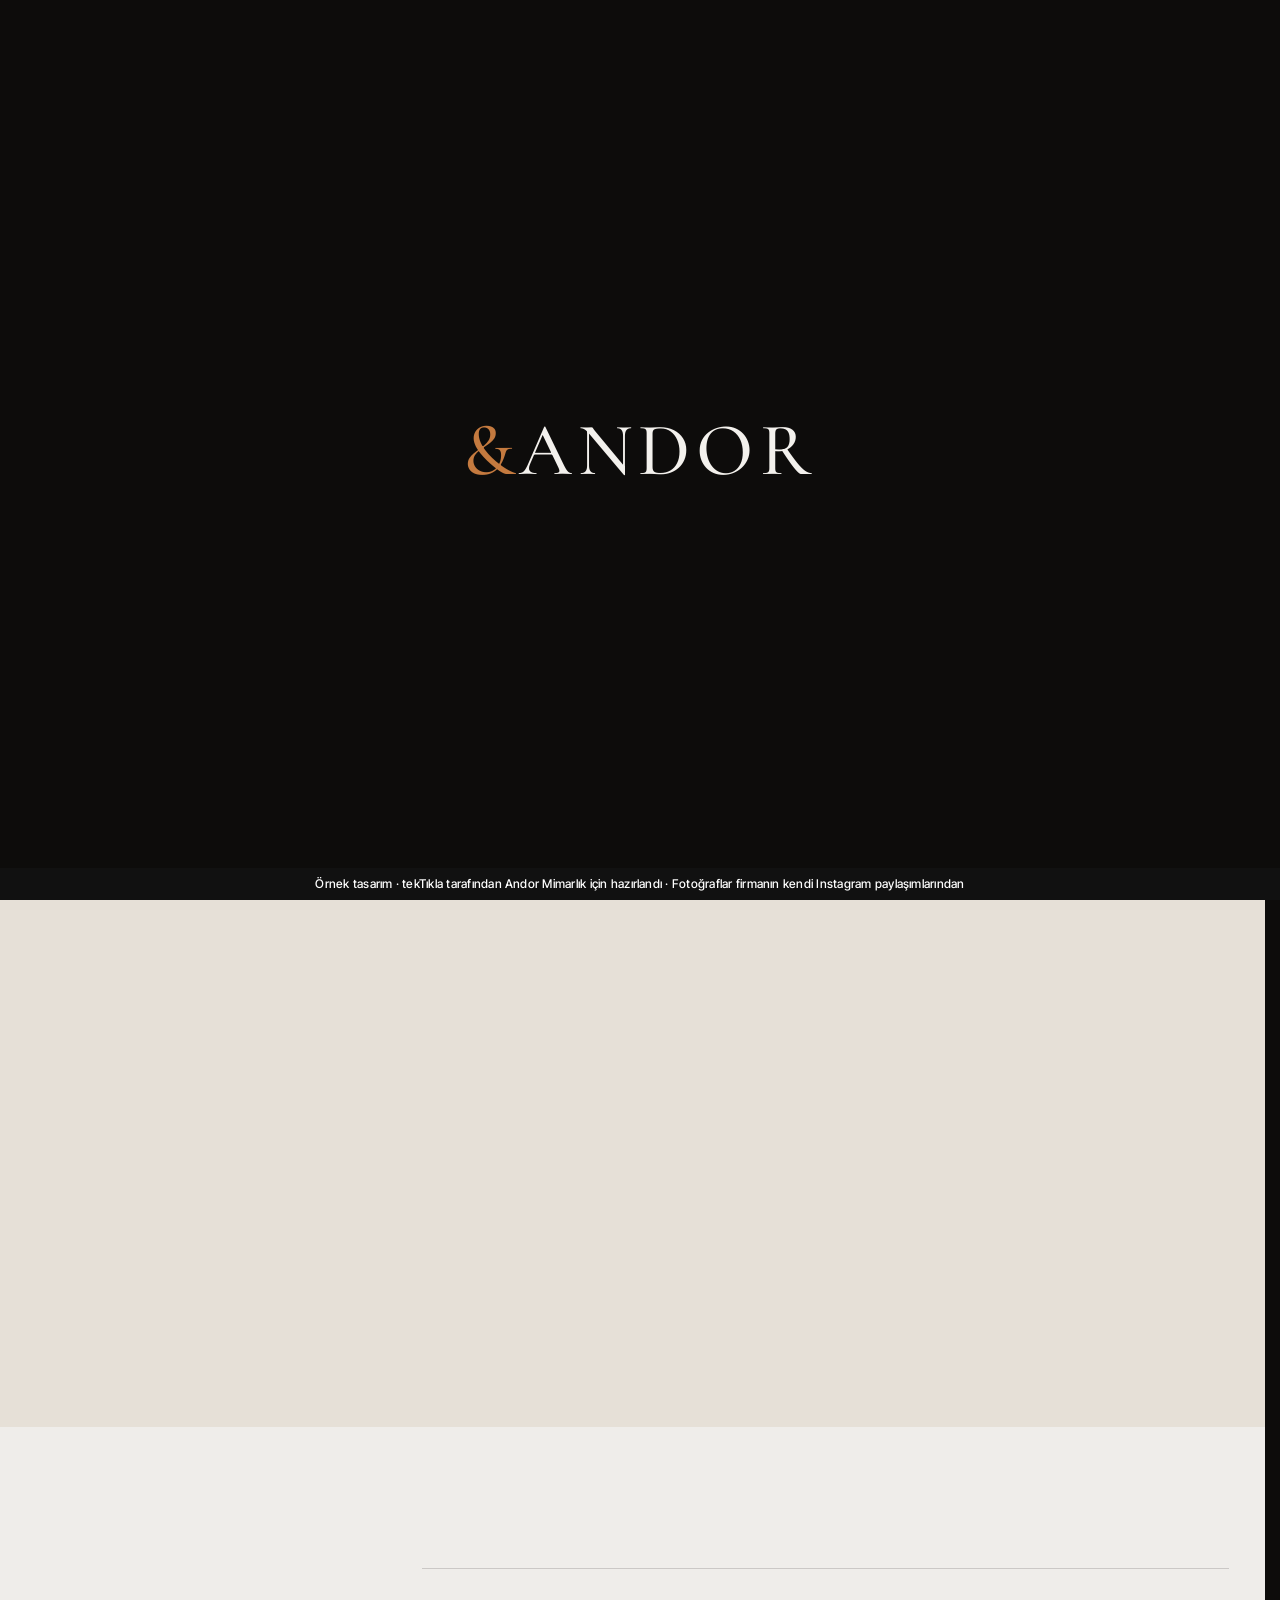
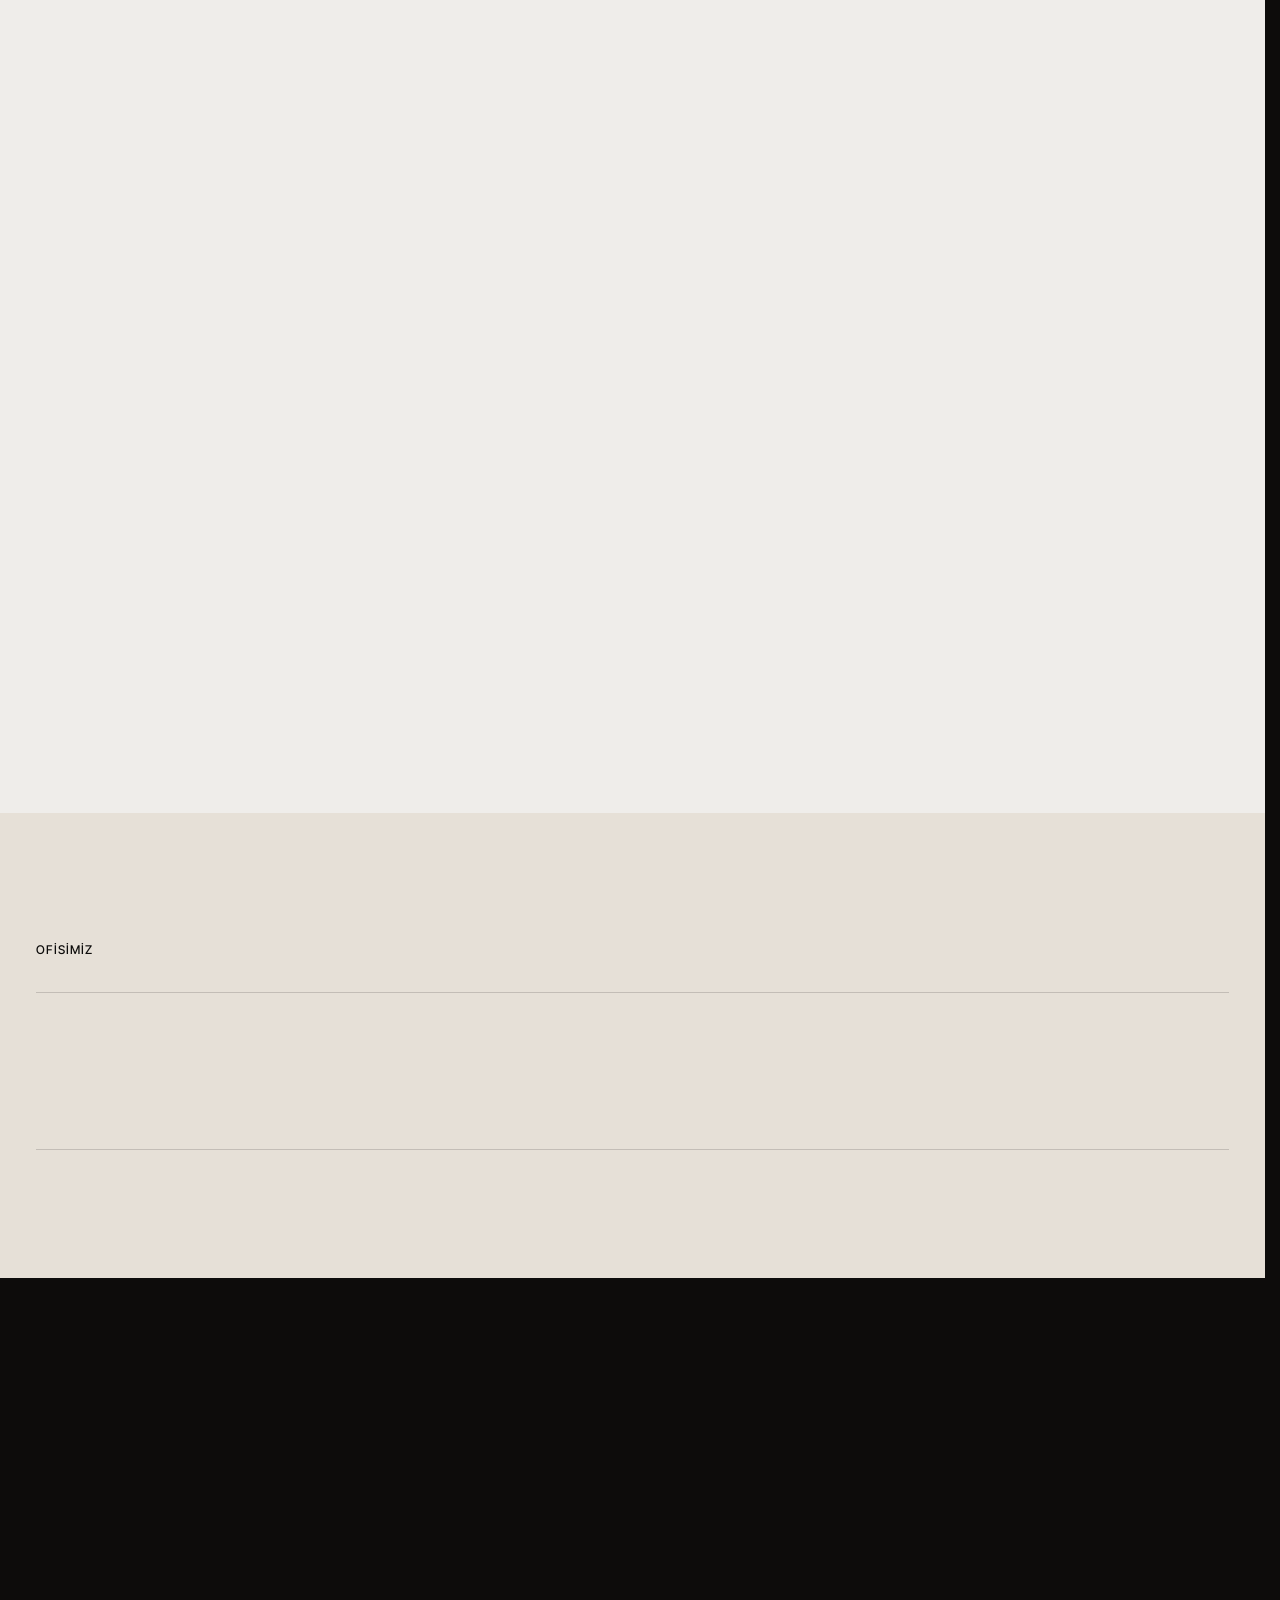
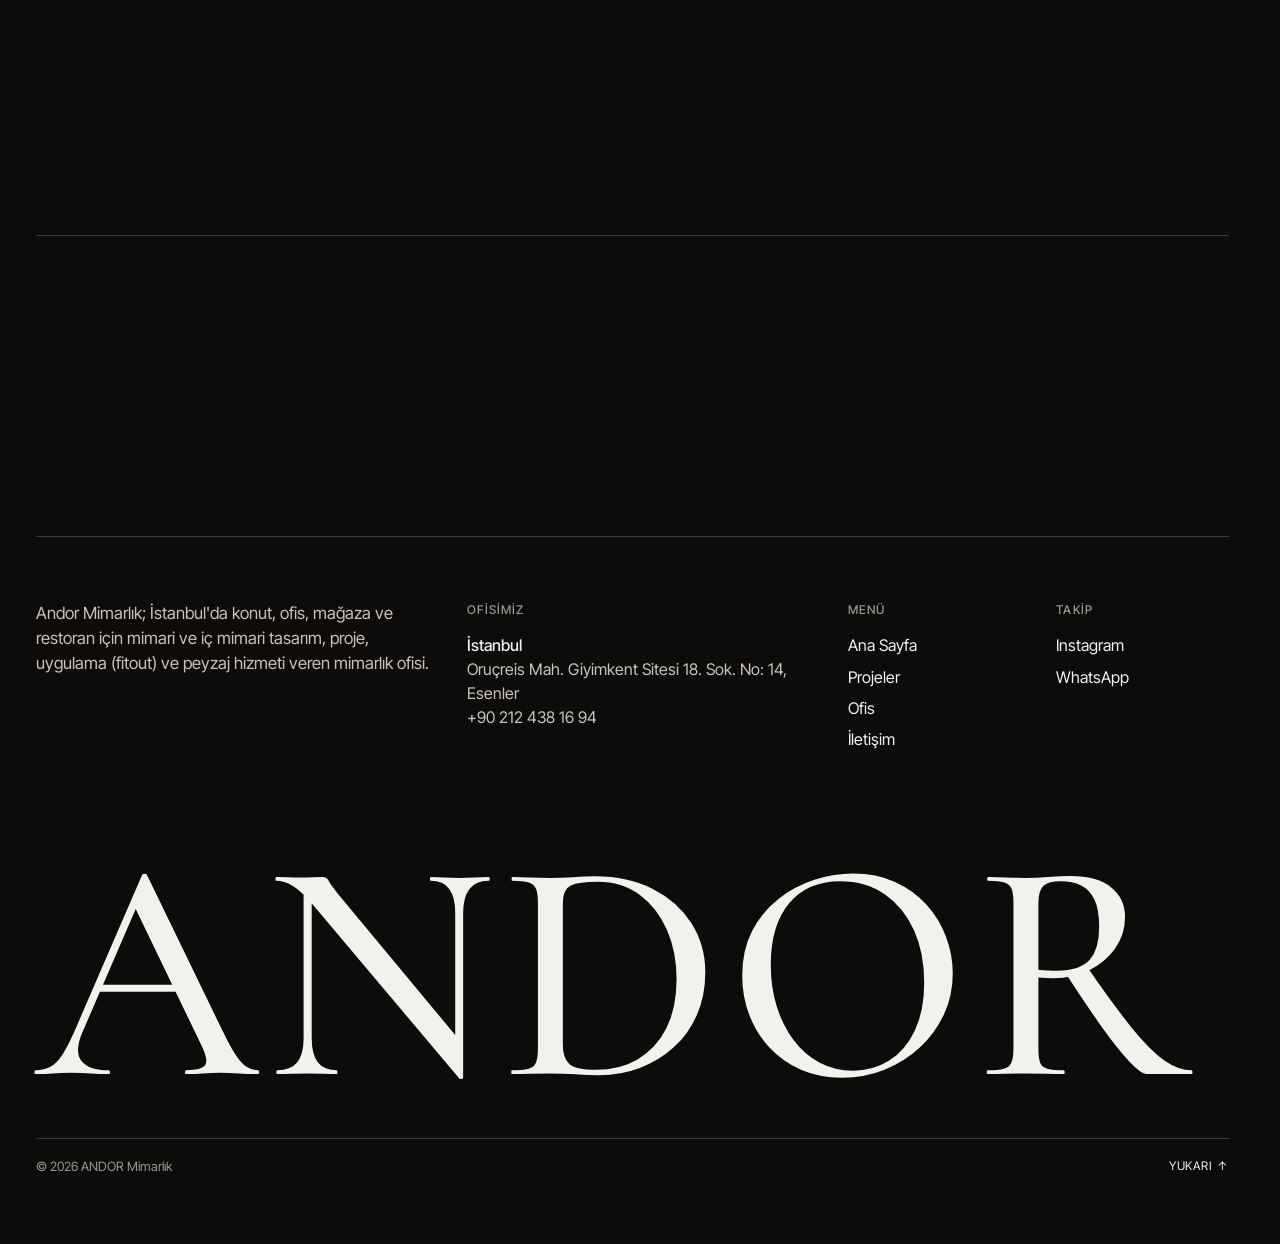
<file: gelismis/studyo.html>
<!doctype html>
<html lang="tr">
<head>
<meta charset="utf-8">
<meta name="viewport" content="width=device-width, initial-scale=1">
<title>ANDOR Mimarlık — Mimarlık ve İç Mimarlık, İstanbul</title>
<meta name="description" content="Andor Mimarlık; İstanbul'da konut, ofis, mağaza ve restoran için mimari ve iç mimari tasarım, proje, uygulama (fitout) ve peyzaj hizmeti veren mimarlık ofisi.">
<meta property="og:title" content="ANDOR Mimarlık — Mimarlık ve İç Mimarlık, İstanbul">
<meta property="og:description" content="Mimari ve iç mimari tasarım, proje, uygulama ve peyzaj. Konut, ofis, mağaza ve restoran.">
<meta property="og:image" content="https://ferhattatlisu.github.io/andor-mimarlik/gelismis/images/og.jpg">
<meta property="og:type" content="website">
<meta name="robots" content="noindex, nofollow">
<meta name="theme-color" content="#0d0c0b">
<link rel="icon" href="data:image/svg+xml,%3Csvg xmlns='http://www.w3.org/2000/svg' viewBox='0 0 32 32'%3E%3Crect width='32' height='32' rx='4' fill='%23111'/%3E%3Ctext x='16' y='24' font-family='Georgia,serif' font-size='24' text-anchor='middle' fill='%23b8692f'%3E%26%3C/text%3E%3C/svg%3E">
<link rel="preconnect" href="https://fonts.googleapis.com">
<link rel="preconnect" href="https://fonts.gstatic.com" crossorigin>
<link href="https://fonts.googleapis.com/css2?family=Cormorant+Garamond:wght@500&family=Inter+Tight:wght@300;400;500;600;700;800&family=Newsreader:ital,opsz,wght@0,6..72,300;0,6..72,400;1,6..72,300&display=swap" rel="stylesheet">
<link rel="stylesheet" href="css/style.css">
<script src="js/boot.js"></script>
</head>
<body data-page="studio">

<!-- Açılış ekranı: siyah zeminde büyük marka yazısı; site yüklendikçe küçülür ve logonun yerine oturur -->
<div class="preloader" aria-hidden="true">
  <div class="preloader-bg"></div>
  <div class="preloader-mark"><span class="logo-a"></span></div>
</div>

<!-- Sayfanın tüm içeriği js/data.js dosyasından üretilir -->
<div class="page" id="page"><main id="main"></main></div>

<!-- Sayfa geçişinde sağdan giren panel -->
<div class="tpanel" aria-hidden="true"></div>

<noscript><p style="padding:2rem;font-family:sans-serif">Bu siteyi görüntülemek için tarayıcınızda JavaScript açık olmalıdır.</p></noscript>

<script src="js/data.js"></script>
<script src="js/main.js"></script>
<script src="js/demo-serit.js"></script>
</body>
</html>
</file>
<file: css/style.css>
/* =====================================================================
   Mimarlık ofisi başlangıç sitesi — tüm görünüm bu dosyadadır.
   İçerik (metin, fotoğraf) için js/data.js dosyasına bakın.
   Ölçülerin hangi örnek siteden geldiği site-analizi.md dosyasında yazılı.
   ===================================================================== */

:root {
  --bg: #fff;
  --soft: #f9f9f9;
  --fg: #000;
  --text: #1c1c1c;
  --mute: #6b6b6b;
  --line: rgba(0, 0, 0, .14);
  --ph: #ececea;
  --accent: #b8692f;   /* logodaki bakır "&" rengi */

  --pad: clamp(18px, 3.6vw, 50px);
  --max: 1500px;
  --hd: 72px;
  --gap: 30px;
  --sec: clamp(72px, 9vw, 150px);

  /* Yazı ölçeği: 16 / 18 / 24 / 32 */
  --fs-xl: clamp(1.625rem, 1.2rem + 1.3vw, 2.125rem);
  --fs-lg: clamp(1.25rem, 1.08rem + .6vw, 1.5rem);
  --fs-md: 1.125rem;
  --fs-sm: .875rem;

  --ease: cubic-bezier(0.22, 1, 0.36, 1);
  --sans: "Inter Tight", system-ui, -apple-system, "Segoe UI", Roboto, Arial, sans-serif;
  --serif: "Cormorant Garamond", Georgia, "Times New Roman", serif;
}

*, *::before, *::after { box-sizing: border-box; }

html {
  -webkit-text-size-adjust: 100%;
  scrollbar-gutter: stable;
  background: var(--bg);
}

body {
  margin: 0;
  background: var(--bg);
  color: var(--fg);
  font-family: var(--sans);
  font-size: 1rem;
  line-height: 1.5;
  -webkit-font-smoothing: antialiased;
  -moz-osx-font-smoothing: grayscale;
  text-rendering: optimizeLegibility;
}

h1, h2, h3, p, ul, ol, dl, dd, figure { margin: 0; padding: 0; }
ul, ol { list-style: none; }
a { color: inherit; text-decoration: none; }
button { font: inherit; color: inherit; background: none; border: 0; padding: 0; cursor: pointer; }
img { display: block; max-width: 100%; }
:focus-visible { outline: 2px solid var(--fg); outline-offset: 3px; }
::selection { background: #000; color: #fff; }
a, button { -webkit-tap-highlight-color: transparent; }

html.sheet-open { overflow: hidden; scrollbar-gutter: auto; }

.wrap {
  max-width: var(--max);
  margin: 0 auto;
  padding: 0 var(--pad);
}

.skip {
  position: absolute;
  left: var(--pad);
  top: -100px;
  z-index: 100;
  padding: .7em 1em;
  background: var(--fg);
  color: var(--bg);
}
.skip:focus { top: 10px; }

.mute { color: var(--mute); }

/* Altı çizgili metin bağlantısı */
.more {
  display: inline-block;
  padding: 10px 0;
  background: linear-gradient(currentColor, currentColor) 0 calc(100% - 8px) / 100% 1px no-repeat;
  transition: background-size .45s var(--ease);
}
@media (hover: hover) {
  .more:hover { background-size: 0 1px; background-position: 100% calc(100% - 8px); }
}

.btn {
  display: inline-flex;
  align-items: center;
  justify-content: center;
  gap: .6em;
  min-height: 48px;
  padding: .7em 1.4em;
  border: 1px solid var(--fg);
  font-size: .9375rem;
  white-space: nowrap;
  transition: background-color .25s ease, color .25s ease;
}
.btn-fill { background: var(--fg); color: var(--bg); }
@media (hover: hover) {
  .btn:hover { background: var(--fg); color: var(--bg); }
  .btn-fill:hover { background: transparent; color: var(--fg); }
}

/* Görsel kutusu: görsel gelene kadar (ya da gelmezse) düz renk yer tutucu kalır */
.ph {
  display: block;
  position: relative;
  overflow: hidden;
  background: var(--ph);
}
.ph img {
  position: absolute;
  inset: 0;
  width: 100%;
  height: 100%;
  object-fit: cover;
  opacity: 0;
  transition: opacity .6s ease, transform 1.4s var(--ease);
}
.ph img.is-loaded { opacity: 1; }
.ph.is-broken img { display: none; }
.ph.is-broken::after {
  content: attr(data-ph);
  position: absolute;
  inset: 0;
  display: grid;
  place-items: center;
  padding: 1em;
  color: var(--mute);
  font-size: var(--fs-sm);
  text-align: center;
}

/* Kaydırdıkça beliren içerik (yalnızca JavaScript hazırsa gizlenir) */
.js-rv .rv {
  opacity: 0;
  transform: translateY(18px);
  transition: opacity .8s ease var(--d, 0s), transform .9s var(--ease) var(--d, 0s);
}
.js-rv .rv.is-in { opacity: 1; transform: none; }

/* ---------- Üst bar ---------- */
.hd {
  position: sticky;
  top: 0;
  z-index: 20;
  background: var(--bg);
  border-bottom: 1px solid transparent;
  transition: border-color .3s ease;
}
.hd.is-scrolled, .hd.is-open { border-bottom-color: var(--line); }
.hd-in {
  height: var(--hd);
  display: flex;
  align-items: center;
  justify-content: space-between;
  gap: 20px;
}

.logo {
  display: inline-flex;
  align-items: baseline;
  gap: .4em;
  padding: 12px 0;
  font-size: 1.25rem;
  line-height: 1;
  white-space: nowrap;
}
/* Andor logosu: bakır renkli "&" + ince serif ANDOR (firmanın Instagram profil logosundan) */
.logo b {
  font-family: var(--serif);
  font-size: 1.32em;
  font-weight: 500;
  letter-spacing: .1em;
}
.logo .mark {
  margin-right: .06em;
  color: var(--accent);
  font-style: normal;
  font-weight: 500;
  letter-spacing: 0;
}
.logo span { font-weight: 300; }

.nav { display: flex; gap: clamp(22px, 2.8vw, 44px); }
.nav a {
  padding: 12px 0;
  background: linear-gradient(currentColor, currentColor) 0 calc(100% - 9px) / 0 1px no-repeat;
  transition: background-size .4s var(--ease);
}
@media (hover: hover) {
  .nav a:hover { background-size: 100% 1px; }
}

.menu-btn { display: none; padding: 12px 0 12px 12px; }
.menu-btn i { display: inline-block; font-style: normal; transition: transform .3s var(--ease); }
.hd.is-open .menu-btn i { transform: rotate(180deg); }

/* ---------- Açılış ---------- */
.hero { padding-top: 6px; }

.slides {
  position: relative;
  width: 100%;
  aspect-ratio: 16 / 9;
  max-height: calc(100svh - var(--hd) - 150px);
  min-height: 300px;
  overflow: hidden;
  background: var(--ph);
  touch-action: pan-y;
}
.slide {
  position: absolute;
  inset: 0;
  display: block;
  opacity: 0;
  pointer-events: none;
  transition: opacity 1s ease;
}
.slide.is-on { opacity: 1; pointer-events: auto; }
.slide .ph { height: 100%; }

.hero-bar {
  display: flex;
  align-items: center;
  justify-content: space-between;
  gap: 20px;
  min-height: 44px;
  padding-top: 6px;
  color: var(--mute);
  font-size: var(--fs-sm);
}
.dots { display: flex; margin-right: -9px; }
.dots button {
  width: 26px;
  height: 44px;
  display: grid;
  place-items: center;
}
.dots button::before {
  content: "";
  width: 6px;
  height: 6px;
  border-radius: 50%;
  background: #c9c9c9;
  transition: background-color .3s ease;
}
.dots button[aria-current="true"]::before { background: var(--fg); }

.hero-intro {
  display: grid;
  grid-template-columns: 1fr 1fr;
  gap: var(--gap);
  padding-top: clamp(36px, 5.5vw, 90px);
}
.hero-kicker { color: var(--mute); padding-top: .35em; }
.hero-lead {
  max-width: 24em;
  font-size: var(--fs-lg);
  font-weight: 300;
  line-height: 1.34;
}
.hero-note { max-width: 33em; margin-top: 1em; color: var(--text); }
.hero-intro .more { margin-top: .8em; }

/* ---------- Bölümler ---------- */
.sec { padding-top: var(--sec); scroll-margin-top: calc(var(--hd) - var(--sec) + 34px); }

.sec-head {
  display: flex;
  align-items: baseline;
  justify-content: space-between;
  gap: 20px;
  margin-bottom: clamp(22px, 2.8vw, 40px);
}
.sec-head h2 { font-size: var(--fs-xl); font-weight: 300; line-height: 1.2; }
.sec-head p { color: var(--mute); font-size: var(--fs-sm); white-space: nowrap; }

/* ---------- Projeler ---------- */
.grid {
  display: grid;
  grid-template-columns: repeat(2, 1fr);
  gap: clamp(36px, 4.4vw, 64px) var(--gap);
}
.card { display: block; }
.card .ph { aspect-ratio: 3 / 2; }
.card h3 { margin-top: 14px; font-size: var(--fs-md); font-weight: 400; line-height: 1.3; }
.card p { margin-top: 2px; color: var(--mute); font-size: var(--fs-sm); }
@media (hover: hover) {
  .card:hover .ph img, .slide:hover .ph img { transform: scale(1.03); }
  .card:hover h3 { text-decoration: underline; text-decoration-thickness: 1px; text-underline-offset: 4px; }
}

/* ---------- Ofis ---------- */
.office {
  display: grid;
  grid-template-columns: 1fr 1fr;
  gap: var(--gap);
  align-items: start;
}
.office > .ph { aspect-ratio: 4 / 5; max-width: 560px; }
.office-lead { max-width: 24em; font-size: var(--fs-lg); font-weight: 300; line-height: 1.34; }
.office-text p { max-width: 33em; margin-top: 1em; color: var(--text); }
.office-text p:first-child { margin-top: 1.6em; }

.stats {
  display: grid;
  grid-template-columns: repeat(3, 1fr);
  gap: 20px;
  max-width: 560px;
  margin-top: clamp(32px, 4vw, 52px);
  padding-top: 18px;
  border-top: 1px solid var(--line);
}
.stats b { display: block; font-size: var(--fs-xl); font-weight: 300; line-height: 1.2; }
.stats span { color: var(--mute); font-size: var(--fs-sm); }

.people { max-width: 560px; margin-top: clamp(28px, 3.4vw, 44px); }
.people h3 { margin-bottom: 10px; color: var(--mute); font-size: var(--fs-sm); font-weight: 400; }
.people li {
  display: flex;
  flex-wrap: wrap;
  justify-content: space-between;
  gap: 2px 20px;
  padding: 12px 0;
  border-top: 1px solid var(--line);
}
.people li:last-child { border-bottom: 1px solid var(--line); }
.people li span { color: var(--mute); }

/* ---------- Hizmetler ---------- */
.svc { border-top: 1px solid var(--line); }
.svc li {
  display: grid;
  grid-template-columns: 3rem 1fr 1fr;
  gap: 8px var(--gap);
  align-items: baseline;
  padding: clamp(18px, 2vw, 26px) 0;
  border-bottom: 1px solid var(--line);
}
.svc .n { color: var(--mute); font-size: var(--fs-sm); font-variant-numeric: tabular-nums; }
.svc h3 { font-size: var(--fs-lg); font-weight: 300; line-height: 1.25; }
.svc p { max-width: 34em; color: var(--text); }

.steps-title { margin: clamp(52px, 6vw, 96px) 0 18px; color: var(--mute); font-size: var(--fs-sm); font-weight: 400; }
.steps {
  display: grid;
  grid-template-columns: repeat(4, 1fr);
  gap: 34px var(--gap);
}
.steps li { padding-top: 14px; border-top: 1px solid var(--fg); }
.steps .n { display: block; color: var(--mute); font-size: var(--fs-sm); font-variant-numeric: tabular-nums; }
.steps h4 { margin: 6px 0 6px; font-size: var(--fs-md); font-weight: 500; }
.steps p { color: var(--text); font-size: .9375rem; }

/* ---------- İletişim ---------- */
.contact {
  margin-top: var(--sec);
  padding: clamp(60px, 7vw, 110px) 0 clamp(64px, 7.5vw, 120px);
  background: var(--soft);
  scroll-margin-top: var(--hd);
}
.contact-grid {
  display: grid;
  grid-template-columns: 1fr 1fr;
  gap: 40px var(--gap);
  align-items: start;
}
.contact-lead {
  font-size: clamp(1.875rem, 1.1rem + 2.4vw, 2.875rem);
  font-weight: 300;
  line-height: 1.12;
  letter-spacing: -.01em;
}
.contact-note { max-width: 26em; margin-top: 16px; color: var(--text); }
.contact-btns { display: flex; flex-wrap: wrap; gap: 12px; margin-top: 28px; }

.facts { border-bottom: 1px solid var(--line); }
.facts > div {
  display: grid;
  grid-template-columns: minmax(7.5em, 1fr) 2.2fr;
  gap: 4px 20px;
  padding: 14px 0;
  border-top: 1px solid var(--line);
}
.facts dt { color: var(--mute); font-size: var(--fs-sm); padding-top: .15em; }
.facts dd a { overflow-wrap: anywhere; }
.facts .more { margin: -8px 0; }
.facts dd .dir { margin-top: -4px; font-size: var(--fs-sm); }

/* ---------- Alt bar ---------- */
.ft { background: var(--soft); }
.ft-in {
  display: flex;
  flex-wrap: wrap;
  align-items: center;
  justify-content: space-between;
  gap: 6px 24px;
  padding-top: 18px;
  padding-bottom: 22px;
  border-top: 1px solid var(--line);
  color: var(--mute);
  font-size: var(--fs-sm);
}
.ft-in .demo { flex: 1 1 22em; }
.ft-in a { padding: 10px 0; color: var(--fg); }

/* ---------- Proje sayfası (tıklanınca açılır) ---------- */
.sheet {
  position: fixed;
  inset: 0;
  z-index: 50;
  overflow-y: auto;
  overscroll-behavior: contain;
  background: var(--bg);
  opacity: 0;
  visibility: hidden;
  transform: translateY(14px);
  transition: opacity .3s ease, transform .5s var(--ease), visibility 0s linear .3s;
}
.sheet.is-open {
  opacity: 1;
  visibility: visible;
  transform: none;
  transition-delay: 0s;
}
.sheet-bar {
  position: sticky;
  top: 0;
  z-index: 2;
  background: var(--bg);
  border-bottom: 1px solid var(--line);
}
.sheet-close { padding: 12px 0 12px 12px; }
.sheet-close i { font-style: normal; margin-left: .35em; }

.sheet-head { padding: clamp(28px, 4.6vw, 70px) 0 clamp(20px, 2.6vw, 36px); }
.sheet-head p { color: var(--mute); }
.sheet-head h2 {
  margin-top: 4px;
  font-size: clamp(1.875rem, 1.1rem + 2.4vw, 2.875rem);
  font-weight: 300;
  line-height: 1.12;
  letter-spacing: -.01em;
}
.sheet-cover { aspect-ratio: 16 / 9; max-height: 78svh; width: 100%; }

.sheet-cols {
  display: grid;
  grid-template-columns: 1fr 1fr;
  gap: 34px var(--gap);
  padding: clamp(30px, 4.6vw, 72px) 0;
}
.sheet-cols .facts { max-width: 520px; }
.prose p { max-width: 34em; font-size: var(--fs-md); line-height: 1.6; }
.prose p + p { margin-top: 1em; }
.prose .btn { margin-top: 28px; }

.sheet-gallery {
  display: grid;
  grid-template-columns: 1fr 1fr;
  gap: var(--gap);
}
/* Fotoğrafların çoğu dikey (Instagram 4:5); yatay olanlar data.js'te "wide: true" ile tam genişlik */
.sheet-gallery .ph { aspect-ratio: 4 / 5; }
.sheet-gallery .ph.is-wide { grid-column: 1 / -1; aspect-ratio: 16 / 9; }

.sheet-nav {
  display: grid;
  grid-template-columns: 1fr auto 1fr;
  align-items: start;
  gap: 10px var(--gap);
  margin-top: clamp(48px, 6vw, 96px);
  padding: 22px 0 clamp(40px, 5vw, 72px);
  border-top: 1px solid var(--line);
}
.sheet-nav a { display: block; padding: 6px 0; }
.sheet-nav a small { display: block; color: var(--mute); font-size: var(--fs-sm); }
.sheet-nav .nx { text-align: right; }
.sheet-nav .all { color: var(--mute); font-size: var(--fs-sm); padding-top: 8px; }
@media (hover: hover) {
  .sheet-nav a:hover b, .sheet-nav .all:hover { text-decoration: underline; text-decoration-thickness: 1px; text-underline-offset: 4px; }
}
.sheet-nav b { font-weight: 400; font-size: var(--fs-md); }

/* ---------- Telefon ve tablet ---------- */
@media (max-width: 900px) {
  .steps { grid-template-columns: repeat(2, 1fr); }
  .svc li { grid-template-columns: 2.4rem 1fr; }
  .svc p { grid-column: 2; }
}

@media (max-width: 760px) {
  :root { --hd: 60px; --gap: 18px; }

  .menu-btn { display: block; }
  .nav {
    position: absolute;
    top: 100%;
    left: 0;
    right: 0;
    flex-direction: column;
    gap: 0;
    padding: 4px var(--pad) 18px;
    background: var(--bg);
    border-bottom: 1px solid var(--line);
    opacity: 0;
    visibility: hidden;
    transform: translateY(-8px);
    transition: opacity .25s ease, transform .35s var(--ease), visibility 0s linear .25s;
  }
  .hd.is-open .nav { opacity: 1; visibility: visible; transform: none; transition-delay: 0s; }
  .nav a {
    padding: 13px 0;
    border-bottom: 1px solid var(--line);
    background: none;
    font-size: var(--fs-lg);
    font-weight: 300;
  }
  .nav a:last-child { border-bottom: 0; }

  .hero { padding-top: 0; }
  .slides { aspect-ratio: 4 / 3.6; max-height: none; min-height: 0; }

  .hero-intro, .grid, .office, .contact-grid, .sheet-cols { grid-template-columns: 1fr; }
  .hero-kicker { padding-top: 0; }
  .office > .ph { aspect-ratio: 4 / 3; max-width: none; }
  .stats, .people { max-width: none; }
  .sheet-cover { aspect-ratio: 4 / 3; }
  .sheet-gallery { grid-template-columns: 1fr; }
  .sheet-gallery .ph { aspect-ratio: 4 / 5; }
  .sheet-gallery .ph.is-wide { grid-column: auto; aspect-ratio: 4 / 3; }
  .sheet-nav { grid-template-columns: 1fr 1fr; }
  .sheet-nav .all { grid-column: 1 / -1; grid-row: 2; text-align: center; }
  .contact-btns .btn { flex: 1 1 auto; }
}

@media (max-width: 480px) {
  .steps { grid-template-columns: 1fr; gap: 24px; }
  .facts > div { grid-template-columns: 1fr; }
  .logo { font-size: 1.125rem; }
}

/* Yatay tutulan telefon: fotoğraf ekranı tümüyle kaplamasın */
@media (max-height: 520px) and (orientation: landscape) {
  .slides { aspect-ratio: auto; height: calc(100svh - var(--hd) - 50px); min-height: 200px; max-height: none; }
}

@media (prefers-reduced-motion: reduce) {
  *, *::before, *::after { transition-duration: .01ms !important; animation-duration: .01ms !important; }
  .js-rv .rv { opacity: 1; transform: none; }
  html { scroll-behavior: auto; }
}
</file>
<file: gelismis/css/style.css>
/* =====================================================================
   Mimarlık ofisi demo sitesi — tüm görünüm bu dosyadadır.
   İçerik (metin, fotoğraf) için js/data.js dosyasına bakın.
   ===================================================================== */

:root {
  /* Palet: Andor logosu (siyah zemin, bakır "&") ve projelerindeki taş, ceviz, gri tonlar */
  --black: #0d0c0b;      /* logo siyahı */
  --paper: #f3f1ed;      /* koyu zeminde yazı */
  --gray: #efedea;       /* açık taş */
  --cream: #e6e0d7;      /* bej taş */
  --brass: #c47a3f;      /* logodaki bakır (koyu zeminde) */
  --brass-deep: #8f4c1f; /* açık zeminde küçük yazı için koyu bakır */

  --ease-out: cubic-bezier(0.22, 1, 0.36, 1);    /* girişler */
  --ease-io: cubic-bezier(0.65, 0, 0.35, 1);     /* geçişler */
  --ease-in: cubic-bezier(0.32, 0, 0.67, 0);     /* çıkışlar */

  --pad: clamp(16px, 2.8vw, 44px);
  --sans: "Inter Tight", system-ui, -apple-system, "Segoe UI", Roboto, Arial, sans-serif;
  --serif: "Newsreader", "Iowan Old Style", Georgia, "Times New Roman", serif;

  --panel: linear-gradient(90deg, #dcc6b0, #f2ede6);
}

*, *::before, *::after { box-sizing: border-box; }

html {
  -webkit-text-size-adjust: 100%;
  overflow-x: hidden;      /* "clip" bilmeyen eski telefon tarayıcıları için yedek */
  overflow-x: clip;
  scrollbar-gutter: stable;
  background: var(--black);
}

body {
  margin: 0;
  overflow-x: clip;
  background: var(--black);
  color: var(--black);
  font-family: var(--sans);
  font-size: 16px;
  line-height: 1.5;
  -webkit-font-smoothing: antialiased;
  -moz-osx-font-smoothing: grayscale;
  text-rendering: optimizeLegibility;
}

h1, h2, h3, p, ul, ol, dl, dd, figure { margin: 0; padding: 0; }
ul, ol { list-style: none; }
a { color: inherit; text-decoration: none; }
button { font: inherit; color: inherit; background: none; border: 0; padding: 0; cursor: pointer; }
img, video, svg { display: block; max-width: 100%; }
:focus-visible { outline: 2px solid currentColor; outline-offset: 3px; }
::selection { background: #e9cfb6; color: var(--black); }
a, button { -webkit-tap-highlight-color: transparent; }

html.is-loading, html.menu-open { overflow: hidden; }
/* Açılış perdesi kalkarken kaydırma çubuğu siyah zeminde beyaz şerit olarak görünmesin */
html.is-opening { scrollbar-color: var(--black) var(--black); }

/* ---------- Temalar ---------- */
.t-dark  { background: var(--black); color: var(--paper); --fg: var(--paper); --bg: var(--black); --line: rgba(243,241,237,.2); --mute: #9b968f; --ph: #1a1817; --accent: var(--brass); }
.t-light { background: var(--gray);   color: var(--black); --fg: var(--black); --bg: var(--gray);   --line: rgba(13,12,11,.16);   --mute: #68635d; --ph: #dcd8d2; --accent: var(--brass-deep); }
.t-cream { background: var(--cream);  color: var(--black); --fg: var(--black); --bg: var(--cream);  --line: rgba(13,12,11,.16);   --mute: #6a645c; --ph: #d6cfc4; --accent: var(--brass-deep); }

/* ---------- Ortak parçalar ---------- */
.label {
  font-size: .75rem;
  font-weight: 500;
  letter-spacing: .09em;
  text-transform: uppercase;
}
.mute { color: var(--mute); }

.btn {
  display: inline-flex;
  align-items: center;
  gap: .7em;
  padding: .95em 1.5em;
  border: 1px solid currentColor;
  border-radius: 50px;
  font-size: .76rem;
  font-weight: 500;
  letter-spacing: .08em;
  text-transform: uppercase;
  white-space: nowrap;
  transition: background-color .45s var(--ease-out), color .45s var(--ease-out);
}
.btn i { font-style: normal; transition: translate .45s var(--ease-out); }
@media (hover: hover) {
  .btn:hover { background: var(--fg); color: var(--bg); }
  .btn:hover i { translate: 5px 0; }
}

/* Görsel kutusu: görsel yüklenemezse düz renk yer tutucu kalır */
.media {
  display: block;
  position: relative;
  overflow: hidden;
  background: var(--ph, #1a1817);
}
.media img {
  position: absolute;
  inset: 0;
  width: 100%;
  height: 100%;
  object-fit: cover;
  opacity: 0;
  transition: opacity .9s ease;
}
.media img.is-loaded { opacity: 1; }
.media.is-broken img { display: none; }
.media.is-broken::after,
.media.is-empty::after {
  content: attr(data-ph);
  position: absolute;
  inset: 0;
  display: grid;
  place-items: center;
  color: var(--mute, #9b968f);
  font-size: .72rem;
  letter-spacing: .1em;
  text-transform: uppercase;
}

/* Kaydırdıkça beliren içerik */
.rv {
  opacity: 0;
  translate: 0 46px;
  transition: opacity 1.1s var(--ease-out) var(--d, 0s), translate 1.1s var(--ease-out) var(--d, 0s);
}
.rv.is-in { opacity: 1; translate: 0 0; }

.rv-blur img { filter: blur(16px); scale: 1.06; transition: opacity .9s ease, filter 1.4s var(--ease-out) var(--d, 0s), scale 1.4s var(--ease-out) var(--d, 0s); }
.rv-blur.is-in img { filter: blur(0); scale: 1; }

/* Maske içinden yükselen satır (hero başlığı ve büyük başlıklar) */
.mk {
  display: block;
  overflow: hidden;
  padding: .16em 0 .14em;      /* Türkçe noktalı/çengelli harfler kesilmesin */
  margin: -.16em 0 -.14em;
}
.mk > span {
  display: block;
  translate: 0 135%;
}
.mkw.is-in .mk > span {
  translate: 0 0;
  transition: translate 1.1s var(--ease-out) var(--d, 0s);
}
.mkw.is-in .mk:nth-child(2) > span { transition-delay: calc(var(--d, 0s) + .12s); }
.mkw.is-in .mk:nth-child(3) > span { transition-delay: calc(var(--d, 0s) + .24s); }

/* Elle çizilmiş görünümlü alt çizgi */
.uline { position: relative; white-space: nowrap; }
.uline::after {
  content: "";
  position: absolute;
  left: -.03em;
  right: -.03em;
  bottom: -.03em;
  height: .2em;
  background: var(--accent, currentColor);
  -webkit-mask: url("data:image/svg+xml,%3Csvg xmlns='http://www.w3.org/2000/svg' viewBox='0 0 200 12' preserveAspectRatio='none'%3E%3Cpath d='M2 7C40 2 70 10 110 6s60-3 88 1' fill='none' stroke='%23000' stroke-width='1.5' stroke-linecap='round' vector-effect='non-scaling-stroke'/%3E%3C/svg%3E") center / 100% 100% no-repeat;
          mask: url("data:image/svg+xml,%3Csvg xmlns='http://www.w3.org/2000/svg' viewBox='0 0 200 12' preserveAspectRatio='none'%3E%3Cpath d='M2 7C40 2 70 10 110 6s60-3 88 1' fill='none' stroke='%23000' stroke-width='1.5' stroke-linecap='round' vector-effect='non-scaling-stroke'/%3E%3C/svg%3E") center / 100% 100% no-repeat;
  clip-path: inset(0 100% 0 0);
  transition: clip-path 1.1s var(--ease-io) .5s;
}
.uline:nth-of-type(2)::after { transition-delay: .7s; }
.uline:nth-of-type(3)::after { transition-delay: .9s; }
.uline:nth-of-type(4)::after { transition-delay: 1.1s; }
.is-in .uline::after, .uline.is-in::after { clip-path: inset(0 0 0 0); }

.sec-head {
  display: flex;
  justify-content: space-between;
  align-items: baseline;
  gap: 16px;
  padding: 0 var(--pad);
  margin-bottom: clamp(22px, 2.6vw, 40px);
}

/* =====================================================================
   AÇILIŞ EKRANI
   Siyah ekranda büyük marka yazısı. Site yüklendikçe yazı küçülür,
   sonunda üst menüdeki logonun yerine oturur ve siyah perde kalkar.
   ===================================================================== */
.preloader {
  position: fixed;
  inset: 0;
  z-index: 2000;
  visibility: hidden;
  pointer-events: none;
  color: var(--paper);
}
html.is-loading .preloader, html.is-opening .preloader { visibility: visible; }
html.is-loading .preloader { pointer-events: auto; }
.preloader-bg { position: absolute; inset: 0; background: var(--black); }
html.is-opening .preloader-bg { opacity: 0; transition: opacity .75s var(--ease-io) .3s; }
.preloader-mark {
  position: absolute;
  top: 0; left: 0;
  line-height: 1;
  letter-spacing: -.02em;
  white-space: nowrap;
  transform-origin: 0 0;
  opacity: 0;
}
.preloader-mark .logo-a { display: block; }     /* üst menüdeki logoyla aynı kutu ölçüsü */
.preloader-mark.is-ready { opacity: 1; transition: opacity .5s ease; }
.preloader-mark.is-live { transition: opacity .5s ease, transform .4s linear; }
.preloader-mark.is-landing { transition: transform 1s var(--ease-io), color .75s var(--ease-io) .3s; }
/* Açılış sürerken gerçek logo gizlidir; küçülen yazı yerine oturunca görünür,
   hemen ardından ince kısım ("Mimarlık") yanında belirir */
html.is-loading .hdr .logo-a, html.is-opening .hdr .logo-a,
html.is-loading .hdr .logo-b, html.is-opening .hdr .logo-b { opacity: 0; }

/* =====================================================================
   SAYFA GEÇİŞİ
   ===================================================================== */
.tpanel {
  position: fixed;
  inset: 0;
  z-index: 1500;
  background: var(--panel);
  translate: 100% 0;
  visibility: hidden;
  pointer-events: none;
}
html.is-transitioning .page   { translate: -25% 0; transition: translate .4s var(--ease-io); }
html.is-transitioning .tpanel { translate: 0 0; visibility: visible; pointer-events: auto; transition: translate .4s var(--ease-io); }

html.mid-transition .page   { translate: 20% 0; }
html.mid-transition .tpanel { translate: 0 0; visibility: visible; pointer-events: auto; }

html.has-transitioned .page   { translate: 0 0; transition: translate .4s var(--ease-io); }
html.has-transitioned .tpanel { translate: -100% 0; visibility: visible; transition: translate .4s var(--ease-io); }

/* =====================================================================
   ÜST MENÜ
   ===================================================================== */
.hdr {
  position: fixed;
  top: 0; left: 0; right: 0;
  z-index: 600;
  display: flex;
  justify-content: space-between;
  align-items: flex-start;
  padding: clamp(14px, 1.7vw, 26px) var(--pad);
  color: var(--paper);
  pointer-events: none;
  transition: color .45s ease;
}
.hdr > * { pointer-events: auto; }
.hdr[data-theme="light"] { color: var(--black); }
html.menu-open .hdr { color: var(--paper); }

.logo {
  display: inline-flex;
  align-items: baseline;
  gap: .28em;
  font-size: clamp(1.7rem, 2.9vw, 3rem);
  line-height: 1;
  letter-spacing: -.02em;
  white-space: nowrap;
  transform-origin: 0 0;
  transition: scale .7s var(--ease-out);
}
/* Andor logosu: ince serif ANDOR + bakır "&" (firmanın Instagram profil logosundan) */
.logo-a { font-family: "Cormorant Garamond", Georgia, "Times New Roman", serif; font-weight: 500; letter-spacing: .08em; }
.logo-a .mark { font-style: normal; color: var(--brass); letter-spacing: 0; margin-right: .04em; }
.logo-b {
  font-weight: 300;
  transition: opacity .45s ease, translate .7s var(--ease-out);
}
.hdr.is-small .logo { scale: .56; }
.hdr.is-small .logo-b { opacity: 0; translate: -.4em 0; pointer-events: none; }

.pills { display: flex; gap: 6px; }
.pill {
  display: inline-flex;
  align-items: center;
  padding: .72em 1.25em;
  border-radius: 50px;
  background: rgba(140,140,140,.3);
  -webkit-backdrop-filter: blur(10px);
          backdrop-filter: blur(10px);
  font-size: .74rem;
  font-weight: 500;
  letter-spacing: .08em;
  text-transform: uppercase;
  line-height: 1.2;
  transition: background-color .4s var(--ease-out), color .4s var(--ease-out);
}
.hdr[data-theme="light"] .pill { background: rgba(0,0,0,.07); }
.hdr[data-theme="dark"] .pill.is-current { background: var(--paper); color: var(--black); }
.hdr[data-theme="light"] .pill.is-current { background: var(--black); color: var(--paper); }
@media (hover: hover) {
  .hdr[data-theme="dark"] .pill:hover { background: var(--paper); color: var(--black); }
  .hdr[data-theme="light"] .pill:hover { background: var(--black); color: var(--paper); }
}
.pill-menu { display: none; }
html.menu-open .hdr .pill-menu { background: var(--paper); color: var(--black); }

/* Mobil tam ekran menü */
.menu {
  position: fixed;
  inset: 0;
  z-index: 550;
  display: flex;
  flex-direction: column;
  justify-content: space-between;
  gap: 24px;
  padding: clamp(84px, min(22vw, 20vh), 150px) var(--pad) var(--pad);
  overflow-y: auto;
  overscroll-behavior: contain;
  background: var(--black);
  color: var(--paper);
  translate: 0 -100%;
  visibility: hidden;
  transition: translate .6s var(--ease-io), visibility 0s linear .6s;
}
html.menu-open .menu { translate: 0 0; visibility: visible; transition: translate .6s var(--ease-io); }
.menu-links a {
  display: block;
  font-size: clamp(2rem, min(13vw, 11vh), 5.5rem);
  font-weight: 700;
  line-height: 1;
  letter-spacing: -.02em;
  text-transform: uppercase;
  padding: .12em 0;
}
.menu-links .mk > span { transition: translate .4s var(--ease-in); }
html.menu-open .menu-links .mk > span { translate: 0 0; transition: translate .9s var(--ease-out) calc(.25s + var(--i, 0) * .07s); }
.menu-foot {
  display: flex;
  justify-content: space-between;
  align-items: flex-end;
  gap: 16px;
  padding-top: 20px;
  border-top: 1px solid rgba(244,238,227,.2);
  font-size: .85rem;
}

/* =====================================================================
   HERO
   ===================================================================== */
.hero {
  position: relative;
  height: 100vh;
  height: 100svh;
  min-height: 480px;
  display: grid;
  place-items: center;
  overflow: hidden;
  background: var(--black);
  color: var(--paper);
}
.hero-bg, .hero-slide, .hero-video, .hero-shade { position: absolute; inset: 0; }
.hero-bg { will-change: transform; }
.hero-slide {
  --ph: var(--black);
  opacity: 0;
  z-index: 0;
  transition: opacity 1s linear;
}
.hero-slide.is-prev   { opacity: 1; z-index: 1; transition: none; }
.hero-slide.is-active { opacity: 1; z-index: 2; }
.hero-slide.is-active img,
.hero-slide.is-prev img { animation: kenburns 7s linear forwards; }
@keyframes kenburns { from { scale: 1; } to { scale: 1.12; } }
.hero-video { width: 100%; height: 100%; object-fit: cover; }
.hero-shade {
  z-index: 3;
  background:
    linear-gradient(180deg, rgba(0,0,0,.5) 0%, rgba(0,0,0,0) 48%),
    linear-gradient(0deg, rgba(0,0,0,.35) 0%, rgba(0,0,0,0) 30%),
    rgba(0,0,0,.3);
}

.hero-title {
  position: relative;
  z-index: 4;
  display: grid;
  width: 100%;
  padding: 0 var(--pad);
  font-size: clamp(2.3rem, 7.5vw, 12rem);
  font-weight: 700;
  line-height: .9;
  letter-spacing: -.025em;
  text-align: center;
  text-transform: uppercase;
  will-change: transform;
}
.hl { grid-area: 1 / 1; display: block; pointer-events: none; }
.hl .mk > span { translate: 0 135%; }
.hl.is-active .mk > span {
  translate: 0 0;
  transition: translate 1s var(--ease-out) .4s;
}
.hl.is-active .mk:nth-child(2) > span { transition-delay: .6s; }     /* 2. satır 0.2 sn sonra */
.hl.is-leaving .mk > span {
  translate: 0 -135%;
  transition: translate .5s var(--ease-in);
}
.hl.is-leaving .mk:nth-child(2) > span { transition-delay: .2s; }

.hero-bar {
  position: absolute;
  z-index: 4;
  left: 0; right: 0; bottom: 0;
  display: grid;
  grid-template-columns: 1fr auto 1fr;
  align-items: end;
  gap: 16px;
  padding: var(--pad);
  font-size: .82rem;
  opacity: 0;
  transition: opacity 1.2s ease .9s;
}
.hero.is-started .hero-bar { opacity: 1; }
.hero-cap-text {
  max-width: 30em;
  transition: opacity .35s ease, translate .35s ease;
}
.hero-cap-text.is-out { opacity: 0; translate: 0 6px; }
.hero-dots { display: flex; gap: 6px; margin-top: 12px; }
.hero-dot {
  position: relative;
  width: 8px; height: 8px;
  border-radius: 8px;
  background: rgba(244,238,227,.4);
  transition: width .5s var(--ease-out);
}
.hero-dot::before { content: ""; position: absolute; inset: -18px -3px; }   /* dokunma alanı */
.hero-dot.is-active { width: 34px; }
.hero-dot.is-active::after {
  content: "";
  position: absolute; inset: 0;
  border-radius: inherit;
  background: var(--paper);
  transform-origin: 0 50%;
  animation: dot-fill 5s linear both;
}
@keyframes dot-fill { from { transform: scaleX(0); } to { transform: scaleX(1); } }

.hero-arrow {
  justify-self: center;
  display: grid;
  place-items: center;
  width: 44px; height: 44px;
  animation: blink 1.8s ease-in-out infinite;
}
.hero-arrow svg { width: 20px; height: 20px; }
@keyframes blink { 0%, 100% { opacity: 1; translate: 0 0; } 50% { opacity: .15; translate: 0 6px; } }

.hero-clocks {
  justify-self: end;
  display: flex;
  gap: 1.4em;
  font-variant-numeric: tabular-nums;
  letter-spacing: .06em;
  white-space: nowrap;
}
.hero-clocks b { font-weight: 600; margin-right: .45em; }
.colon { animation: colon 1s steps(1) infinite; }
@keyframes colon { 50% { opacity: .2; } }

/* =====================================================================
   MANİFESTO
   ===================================================================== */
.manifesto { padding: clamp(96px, 13vw, 230px) var(--pad) clamp(64px, 8vw, 130px); }
.manifesto-text {
  max-width: 21em;
  font-family: var(--serif);
  font-weight: 300;
  font-size: clamp(1.9rem, 4.5vw, 5.2rem);
  line-height: 1.1;
  letter-spacing: -.018em;
}
.manifesto-side {
  display: grid;
  grid-template-columns: minmax(0, 1fr) minmax(0, 27rem);
  margin-top: clamp(48px, 7vw, 120px);
}
.manifesto-note { grid-column: 2; }
.manifesto-note p { font-size: 1.05rem; margin-bottom: 1.6em; }

/* =====================================================================
   OFİS SAATLERİ
   ===================================================================== */
.clocks { padding: 0 0 clamp(72px, 10vw, 160px); }
.clocks-row {
  display: grid;
  grid-template-columns: repeat(var(--n, 3), minmax(0, 1fr));
  margin: 0 var(--pad);
  border-top: 1px solid var(--line);
  border-bottom: 1px solid var(--line);
}
.clock {
  display: flex;
  align-items: center;
  gap: clamp(14px, 1.8vw, 30px);
  padding: clamp(20px, 2.4vw, 38px) clamp(12px, 1.6vw, 28px);
  border-left: 1px solid var(--line);
}
.clock:first-child { border-left: 0; padding-left: 0; }
.clock-face { flex: none; width: clamp(64px, 7.4vw, 118px); height: auto; aspect-ratio: 1; overflow: visible; }
.clock-face .dial { fill: none; stroke: currentColor; stroke-width: 1; vector-effect: non-scaling-stroke; transition: fill .6s ease; }
.clock-face .tick { stroke: currentColor; stroke-width: 1; vector-effect: non-scaling-stroke; }
.clock-face .hand { stroke: currentColor; stroke-linecap: round; transform-origin: 50px 50px; }
.clock-face .hand-h { stroke-width: 2.4; }
.clock-face .hand-m { stroke-width: 1.6; }
.clock-face .hand-s { stroke-width: .8; }
.clock-face .pin { fill: currentColor; }
.clock.is-live .hand-s { transition: transform .35s cubic-bezier(.4, 2.2, .6, 1); }
.clock.is-live .hand-m, .clock.is-live .hand-h { transition: transform .35s ease; }
.clock.is-night .dial { fill: var(--fg); }
.clock.is-night .tick, .clock.is-night .hand { stroke: var(--bg); }
.clock.is-night .pin { fill: var(--bg); }
.clock-city { font-size: clamp(1.2rem, 1.9vw, 2rem); font-weight: 500; letter-spacing: -.01em; line-height: 1.1; }
.clock-time { margin-top: .35em; color: var(--mute); font-size: .86rem; font-variant-numeric: tabular-nums; letter-spacing: .06em; }

/* =====================================================================
   ÖNE ÇIKAN PROJELER (satır listesi + fareyle beliren görsel)
   ===================================================================== */
.feat { --pv: clamp(210px, 23vw, 370px); padding: clamp(72px, 10vw, 160px) 0; }
.feat-list { position: relative; border-top: 1px solid var(--line); }
.feat-row {
  display: block;
  padding: clamp(18px, 1.9vw, 30px) calc(var(--pv) + var(--pad) * 2) clamp(18px, 1.9vw, 30px) var(--pad);
  border-bottom: 1px solid var(--line);
  transition: background-color .35s ease;
}
.feat-txt {
  display: grid;
  grid-template-columns: minmax(0, 40%) minmax(0, 1fr);
  gap: var(--pad);
  align-items: baseline;
  transition: translate .6s var(--ease-out);
}
.feat-name { font-size: clamp(1.4rem, 2.5vw, 2.8rem); font-weight: 500; line-height: 1.08; letter-spacing: -.015em; }
.feat-desc { color: var(--mute); font-size: clamp(.95rem, 1.15vw, 1.2rem); transition: color .35s ease; }
.feat-thumb { display: none; }
.feat-preview {
  position: absolute;
  top: 0;
  right: var(--pad);
  z-index: 2;
  width: var(--pv);
  height: 0;
  pointer-events: none;
  transition: transform .7s var(--ease-out);
}
.feat-preview.no-anim { transition: none; }
.feat-preview .media {
  position: absolute;
  top: 0; right: 0;
  opacity: 0;
  scale: .93;
  transition: opacity .35s ease, scale .7s var(--ease-out);
}
.feat-preview .media.is-on { opacity: 1; scale: 1; }
.feat-preview .s0 { width: 100%; aspect-ratio: 4 / 3; }
.feat-preview .s1 { width: 72%;  aspect-ratio: 3 / 4; }
.feat-preview .s2 { width: 86%;  aspect-ratio: 1 / 1; }
.feat-more { display: flex; justify-content: flex-end; padding: clamp(28px, 3vw, 48px) var(--pad) 0; }

@media (hover: hover) and (min-width: 901px) {
  .feat-row:hover, .feat-row.is-on { background: #1e1913; }
  .feat-row:hover .feat-txt, .feat-row.is-on .feat-txt { translate: 12px 0; }
  .feat-row:hover .feat-desc, .feat-row.is-on .feat-desc { color: #d6cab8; }
}
/* Dokunmatik / dar ekran: küçük görsel satırın içinde */
@media (hover: none), (max-width: 900px) {
  .feat-row {
    display: grid;
    grid-template-columns: minmax(0, 1fr) clamp(84px, 24vw, 150px);
    gap: 16px;
    align-items: center;
    padding-right: var(--pad);
  }
  .feat-row:active { background: #1e1913; }
  .feat-txt { display: block; }
  .feat-desc { display: block; margin-top: .45em; }
  .feat-thumb { display: block; aspect-ratio: 4 / 3; }
  .feat-preview { display: none; }
}

/* =====================================================================
   PROJE VİTRİNİ (büyük kartlar + İNCELE imleci)
   ===================================================================== */
.show { padding: clamp(72px, 10vw, 160px) var(--pad) clamp(90px, 12vw, 200px); }
.show-title {
  margin-top: clamp(10px, 1.4vw, 22px);
  font-size: clamp(3.4rem, 16.5vw, 24rem);
  font-weight: 700;
  line-height: .86;
  letter-spacing: -.035em;
  text-transform: uppercase;
}
.show-grid {
  display: grid;
  grid-template-columns: repeat(12, minmax(0, 1fr));
  column-gap: var(--pad);
  row-gap: clamp(48px, 7vw, 130px);
  margin-top: clamp(40px, 6vw, 110px);
}
.card { display: block; }
.card:nth-child(4n+1) { grid-column: 1 / 8; }
.card:nth-child(4n+2) { grid-column: 8 / 13; margin-top: clamp(60px, 13vw, 240px); }
.card:nth-child(4n+3) { grid-column: 2 / 7; }
.card:nth-child(4n+4) { grid-column: 7 / 13; margin-top: clamp(40px, 8vw, 150px); }
.card .media { aspect-ratio: 4 / 3; }
.card:nth-child(4n+2) .media, .card:nth-child(4n+3) .media { aspect-ratio: 4 / 5; }
.card .media img { transition: opacity .9s ease, scale 1.6s var(--ease-out); }
@media (hover: hover) { .card:hover .media img { scale: 1.05; } }
.card-meta { display: flex; justify-content: space-between; align-items: baseline; gap: 16px; margin-top: 14px; }
.card-title { font-size: clamp(1.25rem, 1.9vw, 2.1rem); font-weight: 500; line-height: 1.1; letter-spacing: -.01em; }
.card-sub { color: var(--mute); font-size: .9rem; white-space: nowrap; }
.card-cta {
  position: absolute;
  right: 12px; bottom: 12px;
  z-index: 2;
  display: none;
  padding: .7em 1.1em;
  border-radius: 50px;
  background: rgba(0,0,0,.35);
  -webkit-backdrop-filter: blur(10px);
          backdrop-filter: blur(10px);
  color: var(--paper);
  font-size: .68rem;
  font-weight: 600;
  letter-spacing: .1em;
}
@media (hover: none) { .card-cta { display: block; } }
.show-more { display: flex; justify-content: center; margin-top: clamp(56px, 8vw, 130px); }

/* İmleci izleyen yuvarlak */
.cursor {
  position: fixed;
  left: 0; top: 0;
  z-index: 900;
  width: 100px; height: 100px;
  margin: -50px 0 0 -50px;
  display: grid;
  place-items: center;
  border-radius: 50%;
  background: rgba(0,0,0,.28);
  -webkit-backdrop-filter: blur(10px);
          backdrop-filter: blur(10px);
  color: var(--paper);
  font-size: .72rem;
  font-weight: 600;
  letter-spacing: .1em;
  pointer-events: none;
  will-change: transform;
}
.cursor span { scale: 0; transition: scale .5s var(--ease-out); }
.cursor { scale: 0; transition: scale .5s var(--ease-out); }
.cursor.is-on, .cursor.is-on span { scale: 1; }
html.has-cursor [data-cursor], html.has-cursor [data-cursor] * { cursor: none; }

/* =====================================================================
   BÖLÜNMÜŞ SABİT BÖLÜM (fotoğraflar akar, metin sabit)
   ===================================================================== */
.split-row { display: grid; grid-template-columns: 1fr 1fr; }
.split-photos { position: relative; }
/* Fotoğrafların üstünde logo ve menü okunabilsin diye sabit, hafif bir gölge */
.split-photos::before {
  content: "";
  position: sticky;
  top: 0;
  z-index: 1;
  display: block;
  height: 140px;
  margin-bottom: -140px;
  background: linear-gradient(180deg, rgba(0,0,0,.42), rgba(0,0,0,0));
  pointer-events: none;
}
.split-photos .media { height: 100vh; height: 100svh; }
.split-photos .media + .media { margin-top: 2px; }
.split-text { position: relative; }
.split-sticky {
  position: sticky;
  top: 0;
  height: 100vh;
  height: 100svh;
  display: flex;
  flex-direction: column;
  justify-content: center;
  align-items: flex-start;
  padding: clamp(90px, 9vw, 150px) clamp(24px, 5.5vw, 100px);
}
.split-row.is-rev .split-photos { order: 2; }
.split-title {
  margin: .5em 0 .55em;
  font-family: var(--serif);
  font-weight: 300;
  font-size: clamp(2rem, 4vw, 4.6rem);
  line-height: 1.05;
  letter-spacing: -.02em;
}
.split-body { max-width: 30em; margin-bottom: 2em; color: #cdc2b2; font-size: 1.05rem; }
.split-count { margin-top: auto; padding-top: 2em; color: var(--mute); font-variant-numeric: tabular-nums; }
.split-sticky > .label:first-child { margin-top: auto; }

/* =====================================================================
   HİZMETLER
   ===================================================================== */
.svc { padding: clamp(80px, 11vw, 180px) var(--pad); }
.svc-grid { display: grid; grid-template-columns: minmax(0, 1fr) minmax(0, 2.3fr); gap: var(--pad); }
.svc-head h2 {
  margin-top: .5em;
  font-family: var(--serif);
  font-weight: 300;
  font-size: clamp(1.9rem, 3.3vw, 3.8rem);
  line-height: 1.05;
  letter-spacing: -.02em;
  max-width: 9em;
}
.svc-list { border-top: 1px solid var(--line); }
.svc-row {
  display: grid;
  grid-template-columns: 3.4rem minmax(0, 1.25fr) minmax(0, 1fr) auto;
  gap: 16px;
  align-items: baseline;
  padding: clamp(18px, 2vw, 30px) 0;
  border-bottom: 1px solid var(--line);
}
.svc-no { color: var(--mute); font-size: .8rem; font-variant-numeric: tabular-nums; letter-spacing: .06em; }
.svc-name { font-size: clamp(1.25rem, 2vw, 2.2rem); font-weight: 500; line-height: 1.1; letter-spacing: -.012em; transition: translate .6s var(--ease-out); }
.svc-desc { color: var(--mute); }
.svc-go { font-size: .76rem; font-weight: 500; letter-spacing: .08em; text-transform: uppercase; white-space: nowrap; }
.svc-go i { display: inline-block; font-style: normal; margin-left: .5em; transition: translate .6s var(--ease-out); }
@media (hover: hover) {
  a.svc-row:hover .svc-name { translate: 12px 0; }
  a.svc-row:hover .svc-go i { translate: 8px 0; }
}
/* Stüdyo sayfasındaki ayrıntılı hâli */
.svc-row.is-full { grid-template-columns: 3.4rem minmax(0, 1fr) minmax(0, 1.4fr); }
.svc-row.is-full .svc-desc { color: inherit; opacity: .78; }

/* =====================================================================
   HABERLER
   ===================================================================== */
.news { padding: clamp(80px, 11vw, 180px) 0; }
.news-grid {
  display: grid;
  grid-template-columns: repeat(4, minmax(0, 1fr));
  gap: clamp(12px, 1.4vw, 22px);
  padding: 0 var(--pad);
}
.news-card { display: block; }
.news-card .media { aspect-ratio: 4 / 5; }
.news-card .media img { transition: opacity .9s ease, filter 1.4s var(--ease-out), scale 1.6s var(--ease-out); }
@media (hover: hover) { a.news-card:hover .media img { scale: 1.05; } }
.news-meta { display: flex; justify-content: space-between; gap: 12px; margin-top: 14px; color: var(--mute); }
.news-title { margin-top: .5em; font-size: clamp(1.05rem, 1.35vw, 1.4rem); font-weight: 500; line-height: 1.22; letter-spacing: -.005em; }
.h-serif {
  font-family: var(--serif);
  font-weight: 300;
  font-size: clamp(1.9rem, 3.3vw, 3.8rem);
  line-height: 1.05;
  letter-spacing: -.02em;
}

/* =====================================================================
   FOOTER
   ===================================================================== */
.ftr { padding: clamp(72px, 9vw, 150px) var(--pad) var(--pad); overflow: hidden; }
.ftr-cta {
  display: flex;
  flex-wrap: wrap;
  justify-content: space-between;
  align-items: flex-end;
  gap: 28px;
  padding-bottom: clamp(56px, 7vw, 110px);
  margin-bottom: clamp(40px, 5vw, 72px);
  border-bottom: 1px solid var(--line);
}
.ftr-cta-text {
  max-width: 12em;
  font-family: var(--serif);
  font-weight: 300;
  font-size: clamp(2.2rem, 6vw, 7rem);
  line-height: 1;
  letter-spacing: -.025em;
}
.ftr-cols {
  display: grid;
  grid-template-columns: minmax(0, 1.6fr) minmax(0, 1.4fr) minmax(0, .7fr) minmax(0, .7fr);
  gap: clamp(28px, 4vw, 64px) var(--pad);
}
.ftr-about { max-width: 24em; font-size: 1.05rem; color: #cdc2b2; }
.ftr-col .label { color: var(--mute); margin-bottom: 1.2em; }
.ftr-col li { margin-bottom: .45em; }
.ftr-col a { transition: opacity .3s ease; }
@media (hover: hover) { .ftr-col a:hover { opacity: .6; } }
.ftr-office { margin-bottom: 1.1em; color: #c9c4bd; }
.ftr-office strong { color: var(--paper); font-weight: 500; }
.ftr-word {
  margin-top: clamp(48px, 7vw, 120px);
  font-family: "Cormorant Garamond", Georgia, "Times New Roman", serif;
  font-weight: 500;
  line-height: .8;
  letter-spacing: .02em;
  text-transform: uppercase;
  white-space: nowrap;
  font-size: 20vw;
  user-select: none;
}
.ftr-word span { display: inline-block; }
.ftr-base {
  display: flex;
  justify-content: space-between;
  align-items: center;
  gap: 16px;
  margin-top: clamp(24px, 3vw, 44px);
  padding-top: 18px;
  border-top: 1px solid var(--line);
  color: var(--mute);
  font-size: .8rem;
}
.ftr-top { text-transform: uppercase; letter-spacing: .08em; font-size: .74rem; color: var(--paper); }

/* =====================================================================
   PROJELER SAYFASI
   ===================================================================== */
.phead { padding: clamp(130px, 15vw, 250px) var(--pad) clamp(28px, 4vw, 60px); }
.phead-title {
  font-size: clamp(3.4rem, 16.5vw, 24rem);
  font-weight: 700;
  line-height: .86;
  letter-spacing: -.035em;
  text-transform: uppercase;
}
.phead-row { display: flex; justify-content: space-between; align-items: baseline; gap: 16px; margin-bottom: clamp(10px, 1.4vw, 22px); }
.pbar {
  display: flex;
  flex-wrap: wrap;
  justify-content: space-between;
  align-items: center;
  gap: 14px 24px;
  padding: 0 var(--pad) clamp(20px, 2.4vw, 36px);
}
.chips { display: flex; flex-wrap: wrap; gap: 6px; }
.chip {
  padding: .72em 1.25em;
  border-radius: 50px;
  background: rgba(0,0,0,.07);
  font-size: .74rem;
  font-weight: 500;
  letter-spacing: .08em;
  text-transform: uppercase;
  line-height: 1.2;
  transition: background-color .4s var(--ease-out), color .4s var(--ease-out);
}
.chip[aria-pressed="true"] { background: var(--black); color: var(--paper); }
@media (hover: hover) { .chip:hover { background: var(--black); color: var(--paper); } }
.chip sup { margin-left: .4em; font-size: .85em; opacity: .6; vertical-align: baseline; }

.plist { padding-bottom: clamp(80px, 11vw, 180px); min-height: 40vh; }
.pitem { animation: rise .9s var(--ease-out) both; animation-delay: calc(var(--i, 0) * 45ms); }
@keyframes rise { from { opacity: 0; translate: 0 30px; } to { opacity: 1; translate: 0 0; } }
.pitem-no, .pitem-cat, .pitem-year, .pitem-loc { color: var(--mute); }
.pitem-no, .pitem-year { font-variant-numeric: tabular-nums; }
.pitem-img img { transition: opacity .9s ease, scale 1.4s var(--ease-out); }
@media (hover: hover) { .pitem:hover .pitem-img img { scale: 1.06; } }
.pempty { padding: 40px var(--pad); color: var(--mute); }

/* Liste görünümü */
.plist[data-view="liste"] { border-top: 1px solid var(--line); }
.plist[data-view="liste"] .pitem {
  display: grid;
  grid-template-columns: 3rem minmax(0, 2.4fr) minmax(0, 1.5fr) minmax(0, 1fr) 4rem clamp(120px, 15vw, 240px);
  gap: 16px;
  align-items: center;
  padding: 12px var(--pad);
  border-bottom: 1px solid var(--line);
  transition: background-color .35s ease;
}
.plist[data-view="liste"] .pitem-title { font-size: clamp(1.3rem, 2.3vw, 2.5rem); font-weight: 500; line-height: 1.08; letter-spacing: -.015em; transition: translate .6s var(--ease-out); }
.plist[data-view="liste"] .pitem-img { aspect-ratio: 3 / 2; }
.plist[data-view="liste"] .pitem-sub { display: none; }
@media (hover: hover) {
  .plist[data-view="liste"] .pitem:hover { background: rgba(0,0,0,.05); }
  .plist[data-view="liste"] .pitem:hover .pitem-title { translate: 12px 0; }
}

/* Izgara görünümü */
.plist[data-view="izgara"] {
  display: grid;
  grid-template-columns: repeat(3, minmax(0, 1fr));
  gap: clamp(36px, 4vw, 70px) clamp(12px, 1.4vw, 22px);
  padding-left: var(--pad);
  padding-right: var(--pad);
}
.plist[data-view="izgara"] .pitem { display: flex; flex-direction: column; }
.plist[data-view="izgara"] .pitem-img { order: -1; aspect-ratio: 4 / 3; margin-bottom: 14px; }
.plist[data-view="izgara"] .pitem-title { font-size: clamp(1.2rem, 1.7vw, 1.8rem); font-weight: 500; line-height: 1.1; letter-spacing: -.01em; }
.plist[data-view="izgara"] .pitem-no,
.plist[data-view="izgara"] .pitem-loc,
.plist[data-view="izgara"] .pitem-cat,
.plist[data-view="izgara"] .pitem-year { display: none; }
.plist[data-view="izgara"] .pitem-sub { margin-top: .3em; color: var(--mute); font-size: .9rem; }

/* =====================================================================
   PROJE DETAY SAYFASI
   ===================================================================== */
.pcover {
  position: relative;
  height: 100vh;
  height: 100svh;
  min-height: 480px;
  display: flex;
  align-items: flex-end;
  overflow: hidden;
}
.pcover > .media { position: absolute; inset: 0; --ph: #15110d; }
.pcover > .media img { animation: kenburns 14s linear forwards; }
.pcover::after {
  content: "";
  position: absolute; inset: 0;
  background:
    linear-gradient(180deg, rgba(0,0,0,.45) 0%, rgba(0,0,0,0) 35%),
    linear-gradient(0deg, rgba(0,0,0,.7) 0%, rgba(0,0,0,0) 60%),
    rgba(0,0,0,.15);
}
.pcover-in { position: relative; z-index: 2; width: 100%; padding: var(--pad); }
.pcover-title {
  margin-top: .12em;
  font-size: clamp(2.6rem, 9vw, 13rem);
  font-weight: 700;
  line-height: .98;     /* birden çok satıra bölünebilir; Türkçe noktalar üst satıra değmesin */
  letter-spacing: -.03em;
  text-transform: uppercase;
}
.pcover-foot { display: flex; justify-content: space-between; align-items: flex-end; gap: 16px; margin-top: clamp(16px, 2vw, 30px); font-size: .9rem; }
.pcover-foot p { max-width: 34em; font-size: clamp(1rem, 1.3vw, 1.3rem); }

.pinfo { display: grid; grid-template-columns: minmax(0, 1fr) minmax(0, 2fr); gap: clamp(40px, 6vw, 100px) var(--pad); padding: clamp(72px, 10vw, 160px) var(--pad); }
.pfacts { border-top: 1px solid var(--line); align-self: start; }
.pfacts div { display: grid; grid-template-columns: 7.5em minmax(0, 1fr); gap: 12px; padding: 13px 0; border-bottom: 1px solid var(--line); }
.pfacts dt { color: var(--mute); }
.pfacts a { text-decoration: underline; text-underline-offset: 3px; text-decoration-thickness: 1px; }
.ptext-lead {
  font-family: var(--serif);
  font-weight: 300;
  font-size: clamp(1.6rem, 3vw, 3.3rem);
  line-height: 1.12;
  letter-spacing: -.015em;
  margin-bottom: 1.1em;
}
.ptext p + p { margin-top: 1.1em; }
.ptext-body { max-width: 38em; font-size: 1.08rem; line-height: 1.6; }

.pgal { display: grid; grid-template-columns: repeat(2, minmax(0, 1fr)); gap: clamp(12px, 1.4vw, 22px); padding: 0 var(--pad) clamp(80px, 11vw, 180px); }
.pgal .media { aspect-ratio: 4 / 5; }
.pgal .media.is-wide { grid-column: 1 / -1; aspect-ratio: 16 / 9; }

.pnext {
  position: relative;
  display: flex;
  flex-direction: column;
  justify-content: flex-end;
  min-height: 86vh;
  overflow: hidden;
  padding: var(--pad);
}
.pnext > .media { position: absolute; inset: 0; --ph: #15110d; }
.pnext > .media img { transition: opacity .9s ease, scale 2s var(--ease-out); }
@media (hover: hover) { .pnext:hover > .media img { scale: 1.05; } }
.pnext::after { content: ""; position: absolute; inset: 0; background: rgba(0,0,0,.45); transition: background-color .6s ease; }
@media (hover: hover) { .pnext:hover::after { background: rgba(0,0,0,.3); } }
.pnext > * { position: relative; z-index: 2; }
.pnext > .media { position: absolute; z-index: 0; }
.pnext-title {
  margin-top: .1em;
  font-size: clamp(2.6rem, 9vw, 13rem);
  font-weight: 700;
  line-height: .98;     /* birden çok satıra bölünebilir; Türkçe noktalar üst satıra değmesin */
  letter-spacing: -.03em;
  text-transform: uppercase;
}

.notfound { min-height: 100vh; display: flex; flex-direction: column; justify-content: center; align-items: flex-start; gap: 24px; padding: 140px var(--pad) 80px; }

/* =====================================================================
   STÜDYO SAYFASI
   ===================================================================== */
.shead { padding: clamp(140px, 16vw, 260px) var(--pad) clamp(64px, 8vw, 130px); }
.shead-title {
  margin-top: .5em;
  max-width: 17em;
  font-family: var(--serif);
  font-weight: 300;
  font-size: clamp(2.1rem, 5.4vw, 6.4rem);
  line-height: 1.04;
  letter-spacing: -.022em;
}
.sabout { display: grid; grid-template-columns: 1fr 1fr; gap: var(--pad); padding: 0 var(--pad) clamp(72px, 10vw, 160px); align-items: start; }
.sabout .media { aspect-ratio: 4 / 5; }
.sabout-text { position: sticky; top: 110px; padding-left: clamp(0px, 4vw, 80px); }
.sabout-text p { max-width: 34em; font-size: 1.1rem; line-height: 1.6; }
.sabout-text p + p { margin-top: 1.1em; }
.stats { display: grid; grid-template-columns: repeat(2, minmax(0, 1fr)); gap: 0 var(--pad); margin-top: clamp(36px, 4vw, 64px); border-top: 1px solid var(--line); }
.stat { padding: 18px 0; border-bottom: 1px solid var(--line); }
.stat b { display: block; font-size: clamp(2.2rem, 4.4vw, 4.8rem); font-weight: 700; line-height: 1; letter-spacing: -.03em; }
.stat span { display: block; margin-top: .4em; color: var(--mute); font-size: .9rem; }

.team { padding: clamp(80px, 11vw, 180px) var(--pad); }
.team-grid { display: grid; grid-template-columns: repeat(3, minmax(0, 1fr)); gap: clamp(32px, 4vw, 64px) clamp(12px, 1.4vw, 22px); margin-top: clamp(28px, 3.4vw, 56px); }
.person .media { aspect-ratio: 4 / 5; margin-bottom: 14px; }
.person .media.is-empty::after { font-family: var(--serif); font-weight: 300; font-size: clamp(2.6rem, 5vw, 5rem); letter-spacing: 0; color: rgba(0,0,0,.35); }
.person-name { font-size: clamp(1.1rem, 1.5vw, 1.5rem); font-weight: 500; line-height: 1.15; }
.person-role { color: var(--mute); font-size: .92rem; margin-top: .2em; }

.contact { padding: clamp(96px, 12vw, 200px) var(--pad) clamp(72px, 9vw, 140px); }
.contact-title {
  margin: .4em 0 .5em;
  font-family: var(--serif);
  font-weight: 300;
  font-size: clamp(2.4rem, 7vw, 8.4rem);
  line-height: .98;
  letter-spacing: -.028em;
  max-width: 11em;
}
.contact-mail {
  display: inline-block;
  font-size: clamp(1.25rem, 3vw, 3.2rem);
  font-weight: 500;
  letter-spacing: -.015em;
  line-height: 1.2;
  background: linear-gradient(currentColor, currentColor) 0 100% / 100% 1px no-repeat;
  transition: background-size .6s var(--ease-io);
  overflow-wrap: anywhere;
}
@media (hover: hover) { .contact-mail:hover { background-size: 0 1px; background-position: 100% 100%; } }
.contact-phone { display: block; margin-top: .8em; color: #cdc2b2; font-size: 1.1rem; }
.contact-offices { display: grid; grid-template-columns: repeat(3, minmax(0, 1fr)); gap: var(--pad); margin-top: clamp(56px, 7vw, 110px); padding-top: 22px; border-top: 1px solid var(--line); }
.contact-offices h3 { font-size: 1.25rem; font-weight: 500; margin-bottom: .5em; }
.contact-offices p { color: #cdc2b2; }
.ftr.is-plain { padding-top: clamp(28px, 4vw, 56px); }
.ftr.is-plain .ftr-cols { padding-top: clamp(40px, 5vw, 72px); border-top: 1px solid var(--line); }


/* =====================================================================
   MOBİL / TABLET
   ===================================================================== */
@media (max-width: 1100px) {
  .news-grid { grid-template-columns: repeat(2, minmax(0, 1fr)); row-gap: clamp(32px, 5vw, 56px); }
  .ftr-cols { grid-template-columns: 1fr 1fr; }
  .svc-row { grid-template-columns: 2.6rem minmax(0, 1fr) auto; }
  .svc-row .svc-desc { grid-column: 2 / -1; grid-row: 2; }
  .svc-row.is-full { grid-template-columns: 2.6rem minmax(0, 1fr); }
  .svc-row.is-full .svc-desc { grid-column: 2; }
}

@media (max-width: 900px) {
  .pills { display: none; }
  .pill-menu { display: inline-flex; }

  .hero-title { font-size: clamp(2.2rem, min(11.4vw, 19vh), 6rem); }
  .hero-bar { grid-template-columns: 1fr auto; align-items: end; row-gap: 14px; font-size: .76rem; }
  .hero-cap { grid-column: 1 / -1; }
  .hero-arrow { justify-self: start; width: 40px; height: 40px; margin: -8px 0 -8px -10px; order: 2; }
  .hero-clocks { order: 3; gap: 1em; }

  .manifesto-side { grid-template-columns: 1fr; }
  .manifesto-note { grid-column: 1; }

  .clocks-row { display: flex; margin: 0; padding: 0 var(--pad); overflow-x: auto; scroll-snap-type: x mandatory; scrollbar-width: none; }
  .clocks-row::-webkit-scrollbar { display: none; }
  .clock { flex: 0 0 68%; scroll-snap-align: start; padding-left: 16px; }
  .clock:first-child { padding-left: 0; }
  .clock-face { width: 72px; }

  .show-grid { display: block; }
  .card { margin-top: 44px !important; }
  .card .media { aspect-ratio: 4 / 3 !important; }
  .card:nth-child(even) .media { aspect-ratio: 4 / 5 !important; }

  .split-row { grid-template-columns: 1fr; }
  .split-row.is-rev .split-photos { order: 0; }
  .split-text { order: -1; }
  .split-sticky { position: static; height: auto; padding: clamp(72px, 16vw, 120px) var(--pad) clamp(40px, 9vw, 64px); }
  .split-sticky > .label:first-child { margin-top: 0; }
  .split-count { display: none; }
  .split-photos .media { height: 78vw; }
  .split-photos::before { display: none; }

  .svc-grid { grid-template-columns: 1fr; gap: 32px; }
  .svc-head h2 { max-width: none; }

  .plist[data-view="liste"] .pitem { grid-template-columns: minmax(0, 1fr) clamp(96px, 28vw, 180px); padding-top: 14px; padding-bottom: 14px; }
  .plist[data-view="liste"] .pitem-no,
  .plist[data-view="liste"] .pitem-loc,
  .plist[data-view="liste"] .pitem-cat,
  .plist[data-view="liste"] .pitem-year { display: none; }
  .plist[data-view="liste"] .pitem-sub { display: block; margin-top: .35em; color: var(--mute); font-size: .85rem; }
  .plist[data-view="liste"] .pitem-img { grid-column: 2; grid-row: 1 / span 2; }
  .plist[data-view="liste"] .pitem { row-gap: 0; }
  .plist[data-view="liste"] .pitem-title { align-self: end; }
  .plist[data-view="liste"] .pitem-sub { align-self: start; }
  .pbar { flex-wrap: nowrap; flex-direction: column; align-items: stretch; }
  .chips[data-cats] {
    flex-wrap: nowrap;
    overflow-x: auto;
    margin: 0 calc(var(--pad) * -1);
    padding: 0 var(--pad);
    scrollbar-width: none;
  }
  .chips[data-cats]::-webkit-scrollbar { display: none; }
  .chips .chip { flex: none; }
  .plist[data-view="izgara"] { grid-template-columns: repeat(2, minmax(0, 1fr)); }

  .pinfo { grid-template-columns: 1fr; }
  .pcover-foot { flex-direction: column; align-items: flex-start; }

  .sabout { grid-template-columns: 1fr; gap: 36px; }
  .sabout-text { position: static; padding-left: 0; }
  .team-grid { grid-template-columns: repeat(2, minmax(0, 1fr)); }
  .contact-offices { grid-template-columns: 1fr; gap: 24px; }
}

@media (max-width: 640px) {
  /* "EMRE KARATAŞ Mimarlık" uzun olduğu için telefonda küçülür; Menü düğmesi taşmasın */
  .logo { font-size: clamp(1.1rem, 5.8vw, 1.7rem); }
  .news-grid {
    display: flex;
    overflow-x: auto;
    scroll-snap-type: x mandatory;
    scroll-padding-left: var(--pad);
    scrollbar-width: none;
  }
  .news-grid::-webkit-scrollbar { display: none; }
  .news-grid { gap: 16px; }
  .news-card { flex: 0 0 76%; scroll-snap-align: start; }
  .ftr-cols { grid-template-columns: 1fr; }
  .ftr-base { flex-wrap: wrap; }
  .plist[data-view="izgara"] { grid-template-columns: 1fr; }
  .pgal { grid-template-columns: 1fr; }
  .pgal .media.is-wide { aspect-ratio: 4 / 3; }
  .card-meta { flex-direction: column; gap: 2px; }
  .sec-head { flex-wrap: wrap; }
}

/* =====================================================================
   DOKUNMATİK EKRAN: rahat basılabilir alanlar
   ===================================================================== */
@media (hover: none), (max-width: 900px) {
  .pill { min-height: 40px; padding-top: 0; padding-bottom: 0; }
  .chip { display: inline-flex; align-items: center; min-height: 40px; padding-top: 0; padding-bottom: 0; }
  .chip sup { font-size: .95em; }
  .card-cta { font-size: .72rem; }
  .ftr-col li { margin-bottom: 0; }
  .ftr-col li a, .ftr-office a { display: inline-block; padding: .5em 0; }
  .ftr-top { padding: .9em 0 .9em 1.2em; }
  .pfacts a { display: inline-block; padding: .45em 0; margin: -.45em 0; }
  .contact-phone { padding: .5em 0; margin-top: .4em; }
  .btn:active, .chip:active, .pill:active { opacity: .65; }
}

/* Yatay tutulan telefon gibi alçak ekranlar */
@media (max-height: 520px) {
  .hero, .pcover { min-height: 340px; }
}

/* =====================================================================
   HAREKETİ AZALT (işletim sistemi ayarı)
   ===================================================================== */
@media (prefers-reduced-motion: reduce) {
  *, *::before, *::after {
    animation-duration: .01ms !important;
    animation-iteration-count: 1 !important;
    animation-delay: 0s !important;
    transition-duration: .01ms !important;
    transition-delay: 0s !important;
    scroll-behavior: auto !important;
  }
  .rv { opacity: 1; translate: none; }
  .rv-blur img { filter: none; scale: 1; }
  .uline::after { clip-path: none; }
  .hero-slide img, .pcover > .media img, .hero-arrow, .colon { animation: none !important; }
  .hero-dot.is-active::after { animation: none !important; transform: none; }
  .hero-bg, .hero-title { transform: none !important; }
}

/* ---- Galeride yatay yarım kare ve video (Concept şablonundan): galeride yatay yarım kare ve video ---- */
.pgal .media.is-land { aspect-ratio: 4 / 3; }
.media video { position: absolute; inset: 0; width: 100%; height: 100%; object-fit: cover; background: var(--black); }

/* =====================================================================
   ÖNCESİ / SONRASI
   Sitenin ortak parçalarıyla aynı dil: başlık ölçüsü .split-title / .svc-head ile,
   filtre düğmeleri .chip ile, sayfa başlığı "Projeler" sayfasıyla aynı.
   Sürüklenen çizgiyle aynı mekânın iki hali; tek dokunuşla çizgi gider,
   klavyeyle (ok, Home, End) kullanılır, dikey kaydırma bozulmaz (touch-action: pan-y).
   ===================================================================== */
.ba { padding: clamp(72px, 10vw, 160px) var(--pad); }
.ba .sec-head { padding: 0; }
.ba-head {
  display: grid;
  grid-template-columns: minmax(0, 1.3fr) minmax(0, 1fr);
  gap: var(--pad);
  align-items: end;
  margin-bottom: clamp(22px, 3vw, 44px);
}
.ba-title {
  font-family: var(--serif);
  font-weight: 300;
  font-size: clamp(2rem, 4vw, 4.6rem);
  line-height: 1.05;
  letter-spacing: -.02em;
}
.ba-lead { max-width: 30em; color: #cdc2b2; font-size: 1.05rem; }
.ba-lead-page { padding: 0 var(--pad); margin-bottom: clamp(24px, 3vw, 44px); }
.ba-tabs { margin-bottom: clamp(14px, 1.8vw, 26px); }
.t-dark .chip { background: rgba(244,238,227,.1); }
.t-dark .chip[aria-pressed="true"] { background: var(--paper); color: var(--black); }
@media (hover: hover) { .t-dark .chip:hover { background: var(--paper); color: var(--black); } }

.cmp {
  --p: 50%;
  position: relative;
  /* Fotoğraf kırpılmasın: genişlik, ekran yüksekliğinin %86'sına oranla sınırlı (tabela, ayrıntılar kesilmesin) */
  width: min(100%, calc(86vh * var(--rn, 1.3333)));
  aspect-ratio: var(--r, 4 / 3);
  margin: 0 auto;
  overflow: hidden;
  background: var(--ph);
  cursor: ew-resize;
  touch-action: pan-y;
  user-select: none;
  -webkit-user-select: none;
}
.cmp-img { position: absolute; inset: 0; width: 100%; height: 100%; object-fit: cover; pointer-events: none; -webkit-user-drag: none; }
.cmp-after { clip-path: inset(0 0 0 var(--p)); }
.cmp-line {
  position: absolute; top: 0; bottom: 0; left: var(--p);
  width: 2px; margin-left: -1px;
  background: var(--paper);
  box-shadow: 0 0 24px rgba(0,0,0,.35);
  pointer-events: none;
}
/* Tutamak: sitedeki imleç dairesiyle aynı dil (yuvarlak, buzlu cam, açık yazı) */
.cmp-handle {
  position: absolute; top: 50%; left: var(--p);
  width: 64px; height: 64px; margin: -32px 0 0 -32px;
  display: grid; place-items: center;
  border-radius: 50%;
  background: rgba(14,12,10,.38);
  -webkit-backdrop-filter: blur(10px); backdrop-filter: blur(10px);
  border: 1px solid rgba(244,238,227,.7);
  color: var(--paper);
  pointer-events: none;
  transition: scale .5s var(--ease-out);
}
.cmp-handle svg { width: 26px; height: 26px; }
.cmp.is-drag .cmp-handle { scale: 1.12; }
.cmp-tag {
  position: absolute; top: 16px;
  padding: .65em 1.15em;
  border-radius: 50px;
  background: rgba(14,12,10,.55);
  -webkit-backdrop-filter: blur(10px); backdrop-filter: blur(10px);
  color: var(--paper);
  font-size: .74rem; font-weight: 500; letter-spacing: .08em; text-transform: uppercase; line-height: 1.2;
  pointer-events: none;
}
.cmp-tag.b { left: 16px; }
.cmp-tag.a { right: 16px; background: var(--paper); color: var(--black); }
.cmp:focus-visible { outline: 2px solid var(--paper); outline-offset: 5px; }

.ba-cap { display: flex; justify-content: space-between; align-items: flex-end; flex-wrap: wrap; gap: 20px 40px; margin-top: 20px; }
.ba-cap-title { font-size: clamp(1.25rem, 2vw, 2.2rem); font-weight: 500; line-height: 1.1; letter-spacing: -.012em; }
.ba-cap-note { max-width: 44em; margin-top: .5em; color: var(--mute); }
.ba-hint { margin-top: 16px; }

/* Öncesi / Sonrası sayfası: her çift alt alta, büyük */
.bapage { padding-top: 0; padding-left: 0; padding-right: 0; }
.bapage .phead { padding-bottom: clamp(20px, 3vw, 40px); }
.bapage .ba-item, .bapage .ba-cta { padding-left: var(--pad); padding-right: var(--pad); }
.ba-item { margin-top: clamp(48px, 7vw, 110px); }
.ba-item:first-of-type { margin-top: clamp(24px, 3vw, 48px); }
.ba-item-head { display: flex; justify-content: space-between; align-items: baseline; gap: 16px; margin-bottom: 14px; }
.ba-cta { margin-top: clamp(64px, 9vw, 140px); display: flex; flex-wrap: wrap; align-items: center; gap: 24px 48px; justify-content: space-between; }
.ba-cta p { max-width: 24em; font-family: var(--serif); font-weight: 300; font-size: clamp(1.9rem, 4vw, 4.6rem); line-height: 1.05; letter-spacing: -.02em; }

@media (max-width: 900px) {
  .ba-head { grid-template-columns: 1fr; align-items: start; }
  .cmp-tag { top: 10px; padding: .55em .95em; }
  .cmp-tag.b { left: 10px; } .cmp-tag.a { right: 10px; }
  .cmp-handle { width: 56px; height: 56px; margin: -28px 0 0 -28px; }
}
@media (prefers-reduced-motion: reduce) { .cmp-handle { transition: none; } }
</file>
